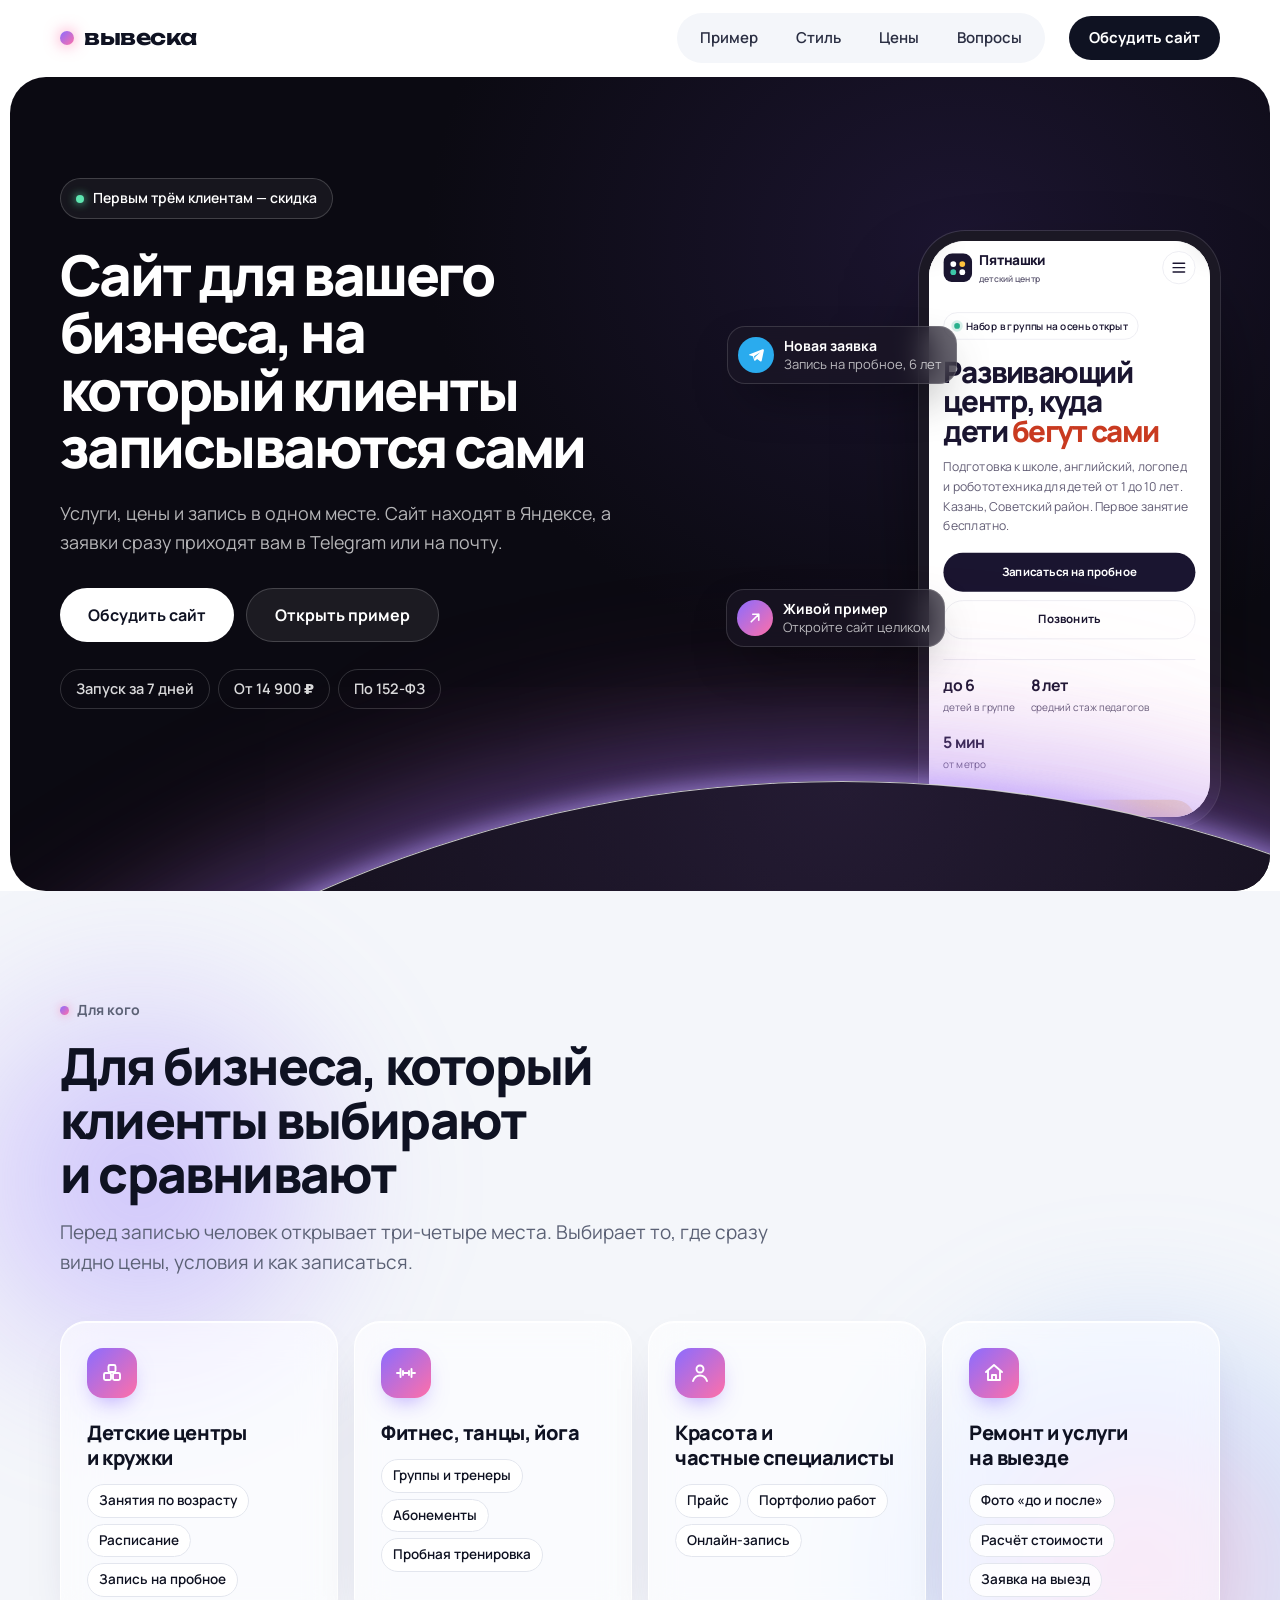
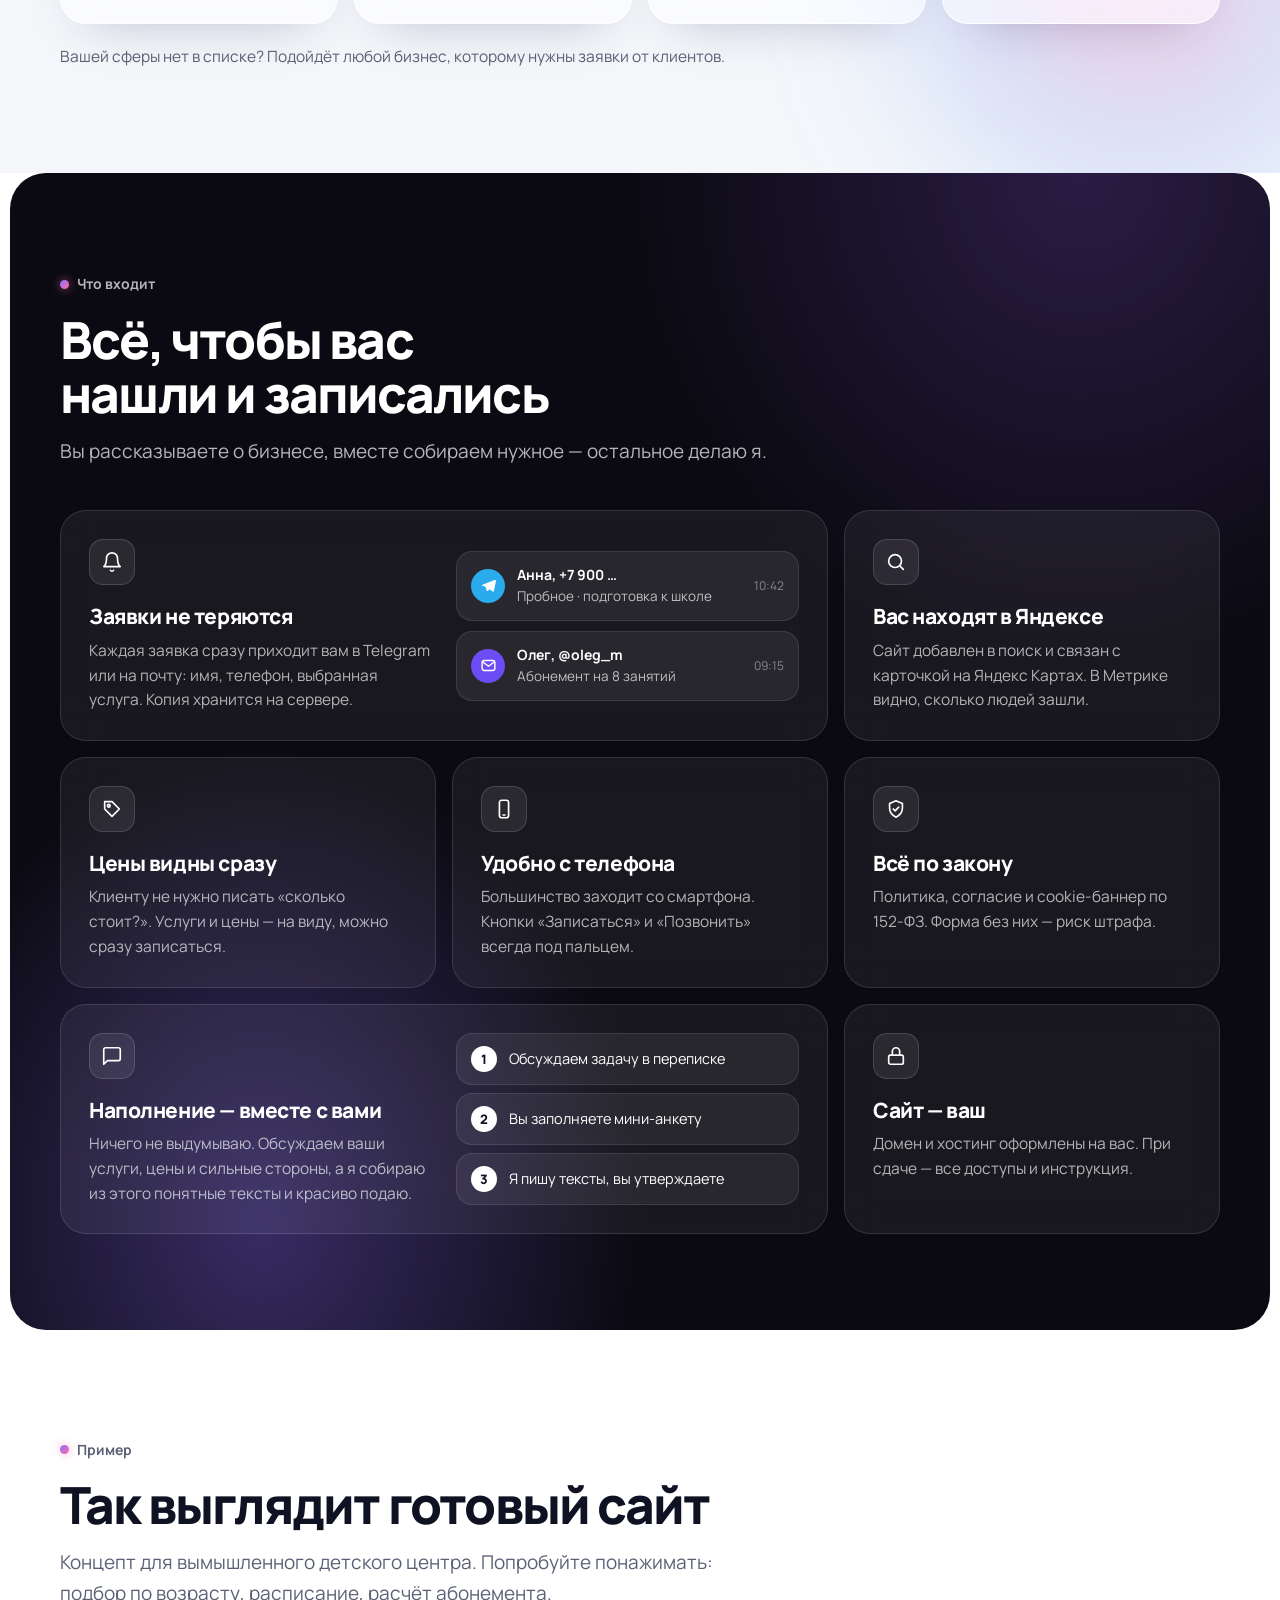
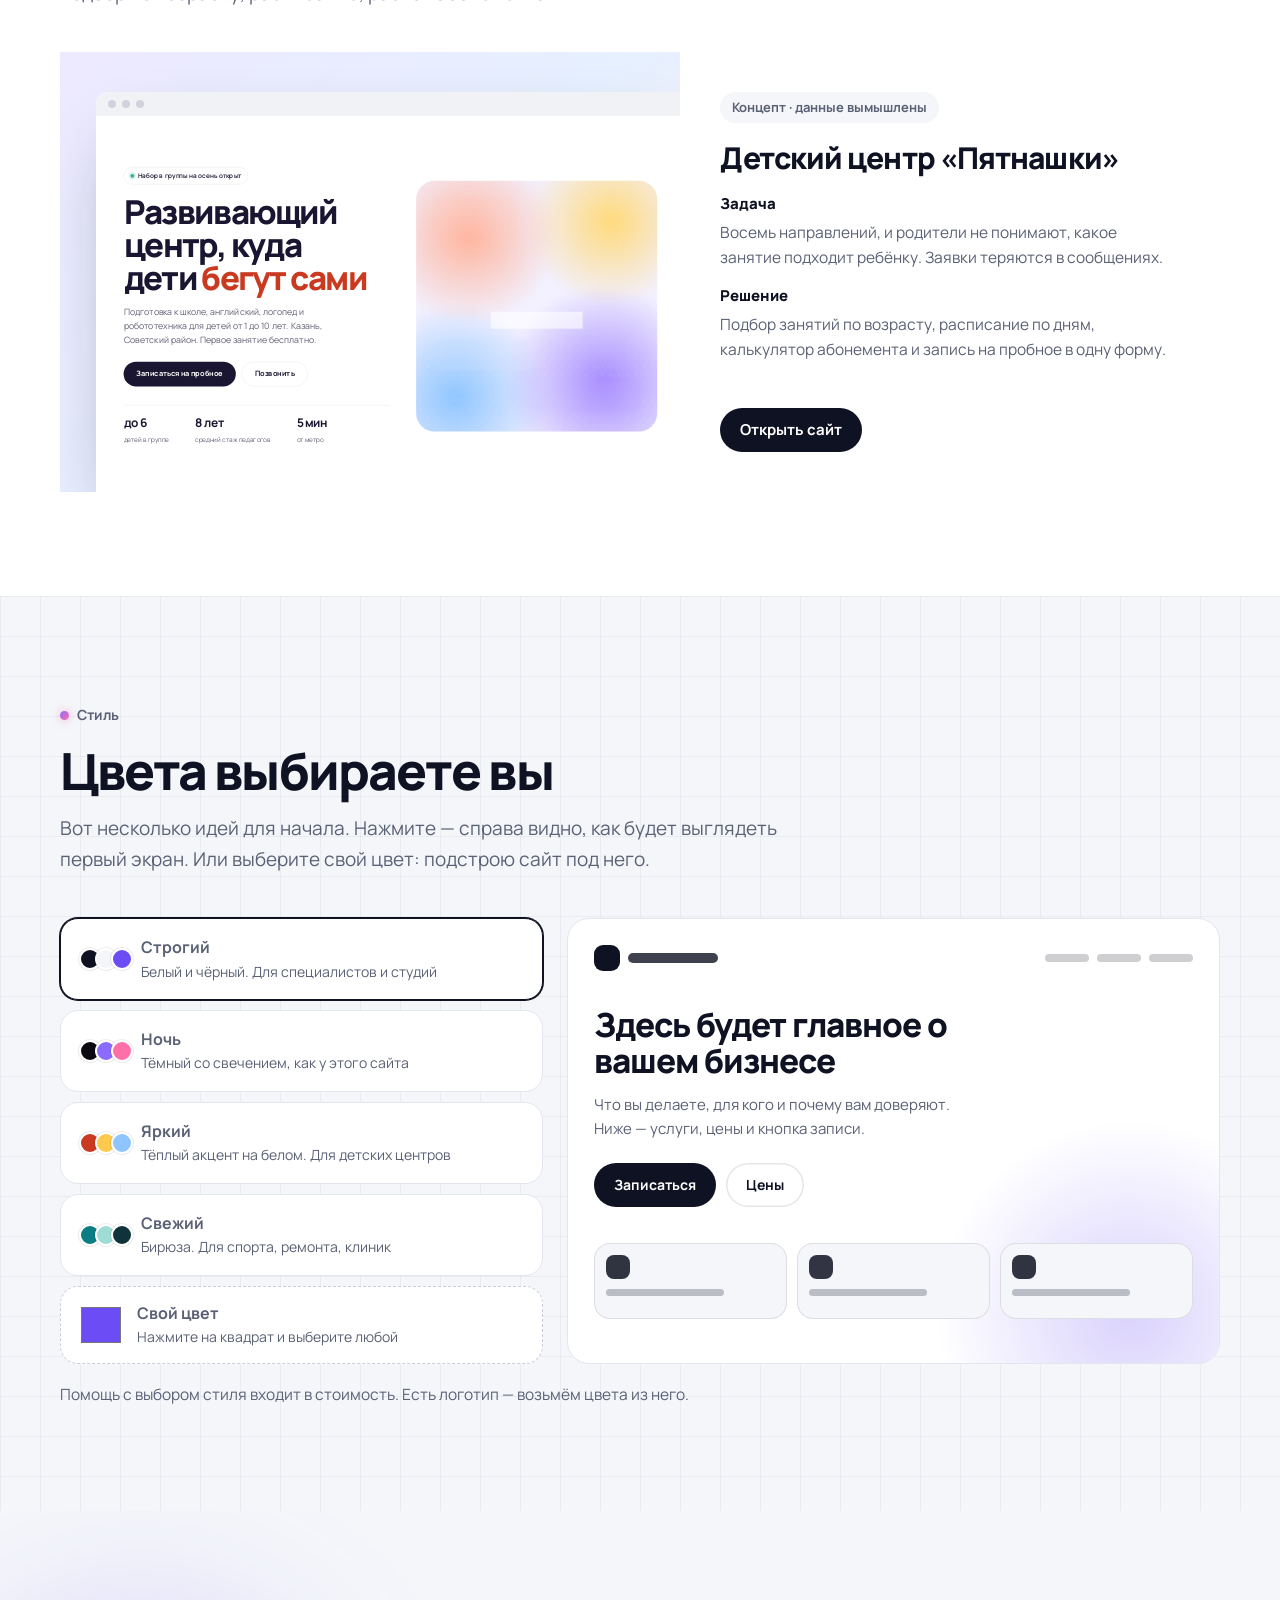
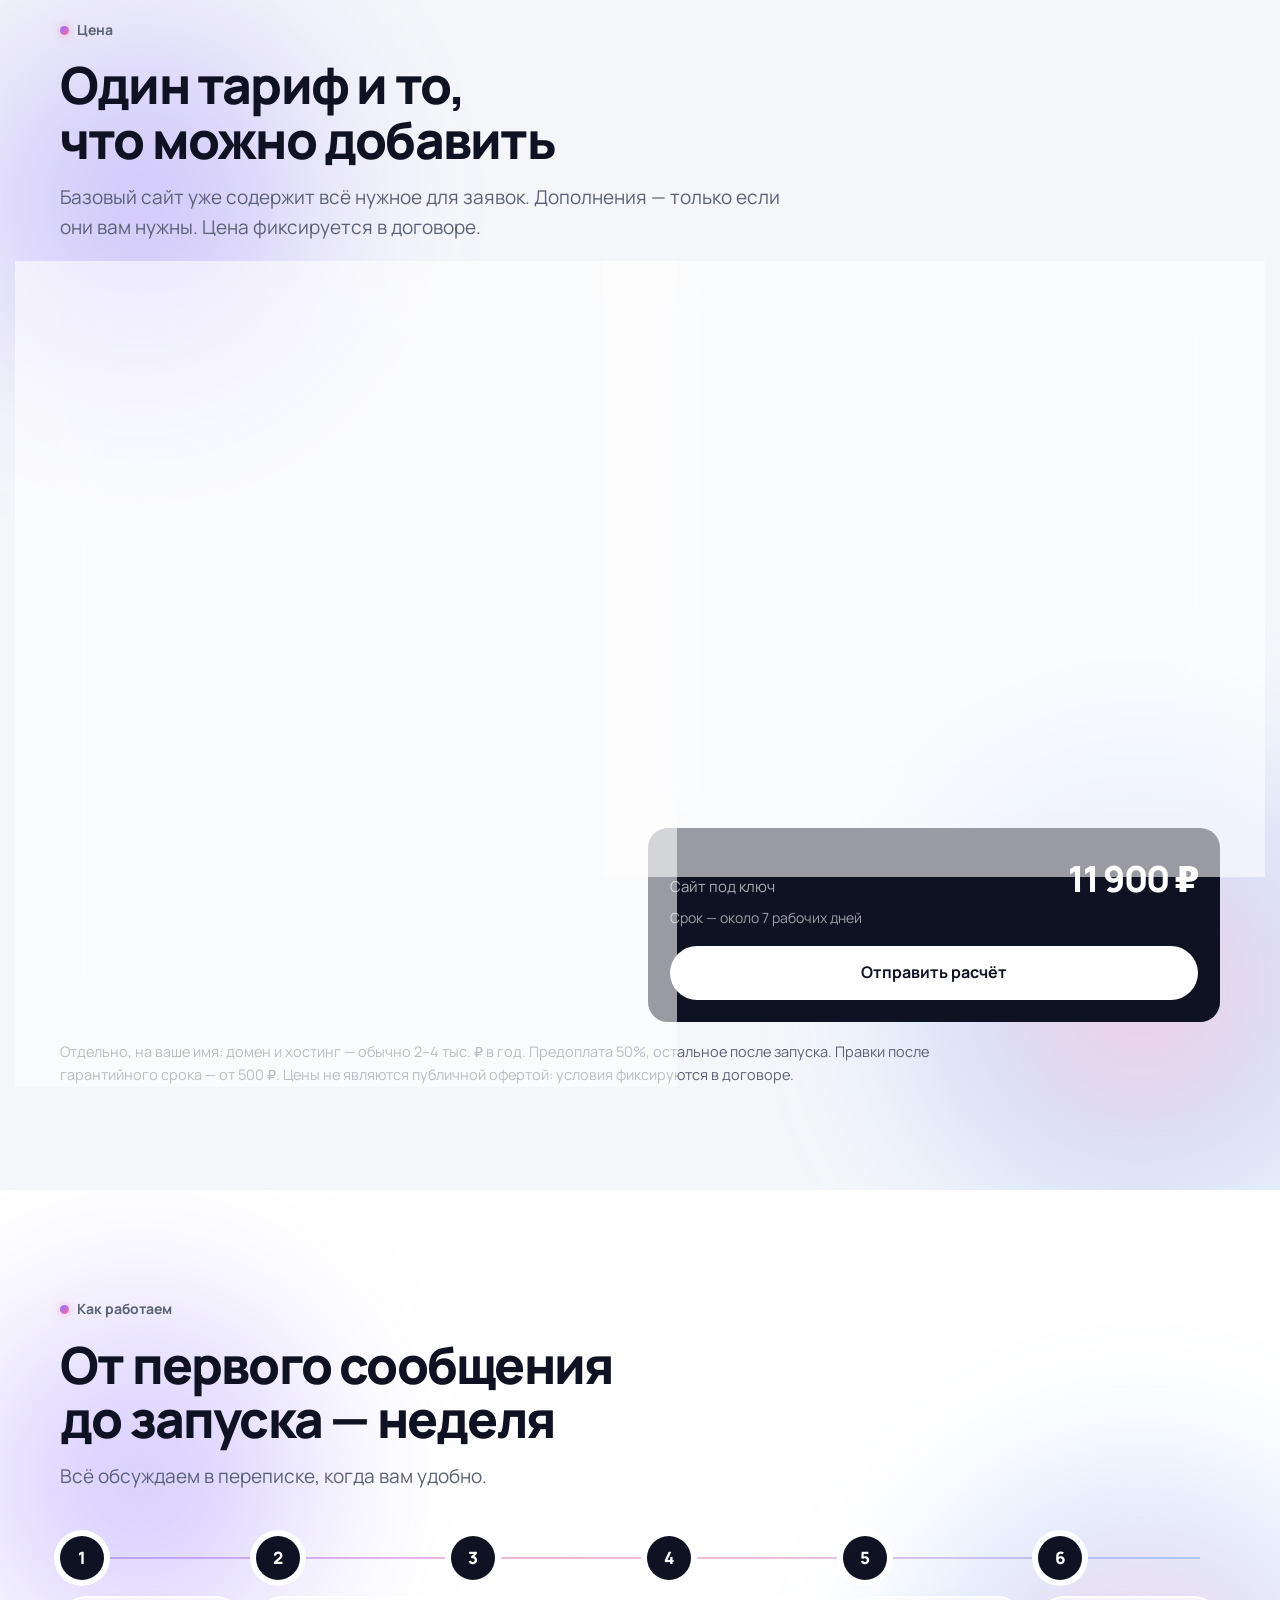
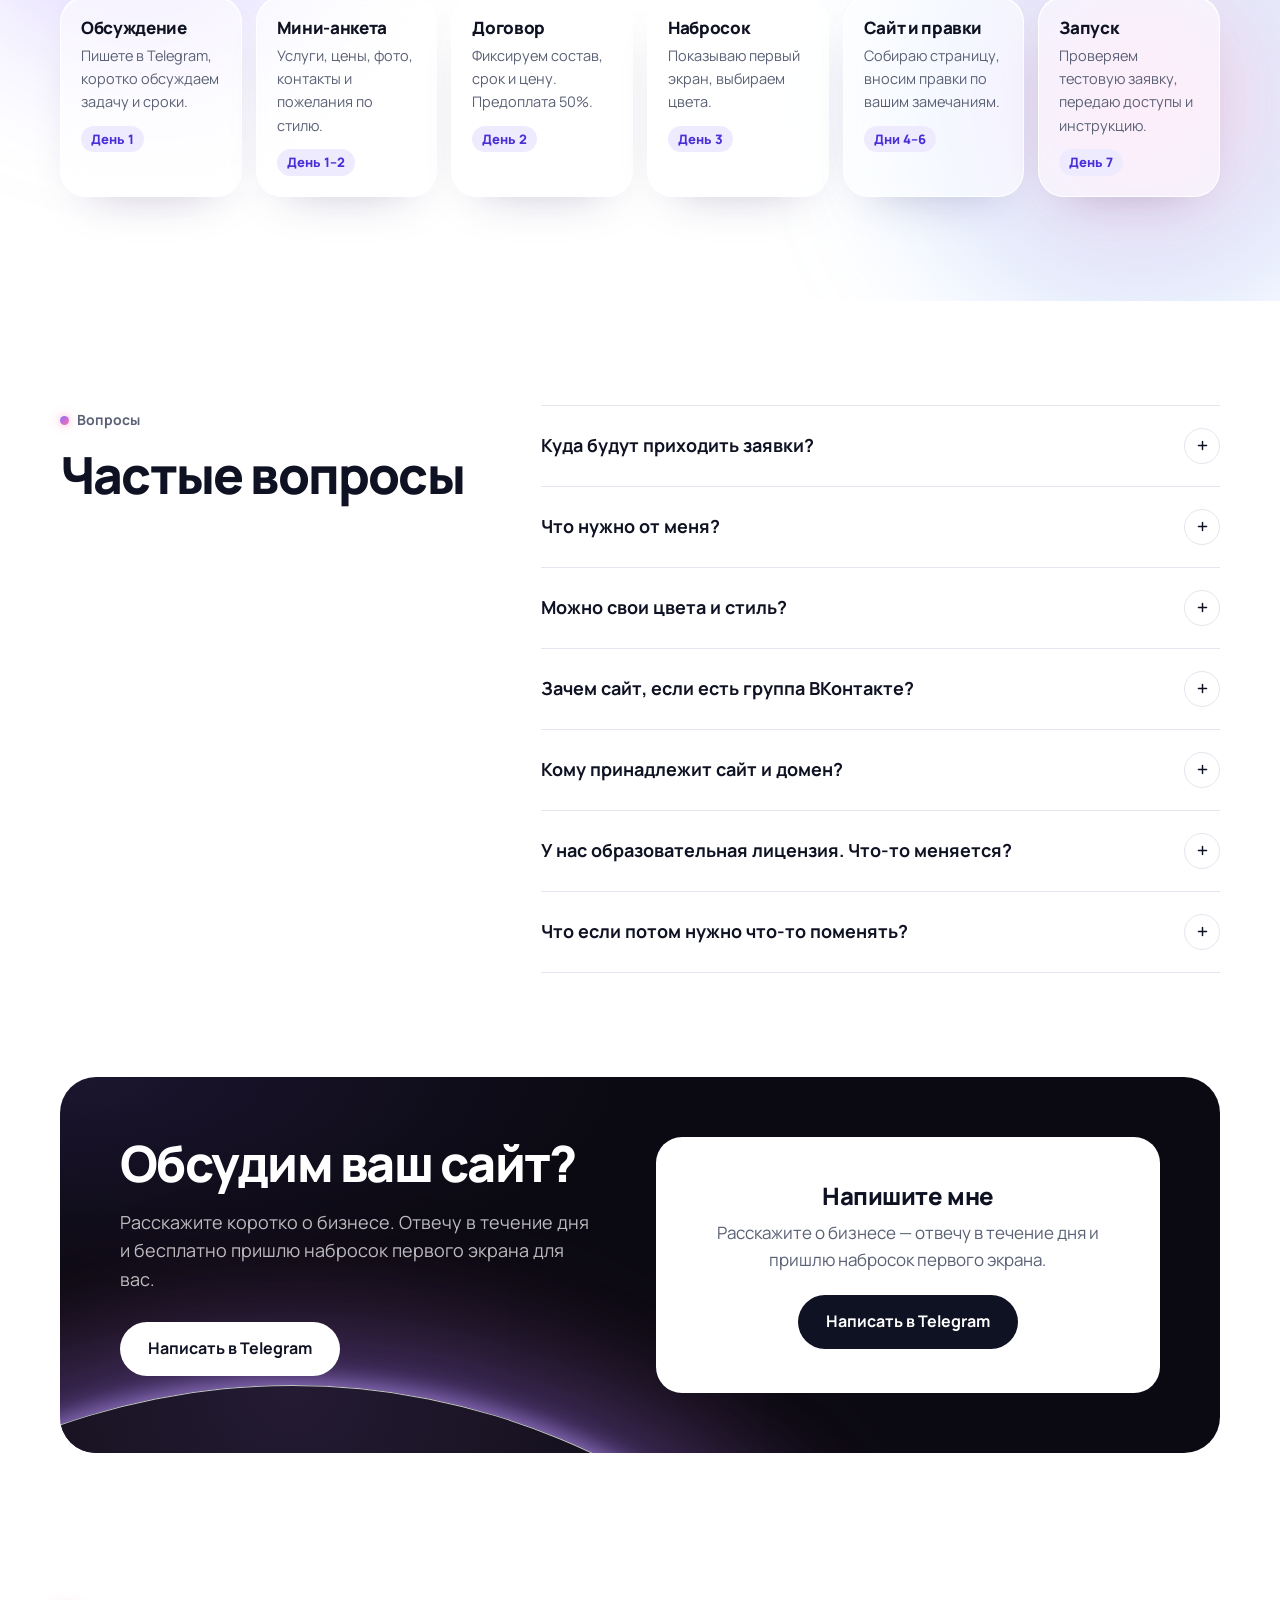
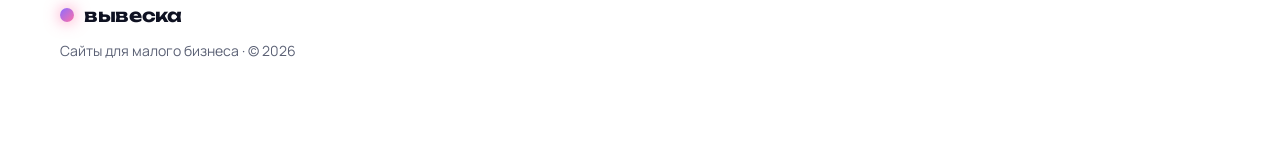
<file: index.html>
<!doctype html>
<html lang="ru" class="no-js">
<head>
<meta charset="utf-8">
<meta name="viewport" content="width=device-width, initial-scale=1, viewport-fit=cover">
<title>Вывеска — сайты для малого бизнеса</title>
<meta name="description" content="Сайт для малого бизнеса: услуги, цены и запись в одном месте. Находится в Яндексе, заявки приходят на почту, документы по 152-ФЗ. Запуск за 7 дней, от 9 900 ₽.">
<meta name="theme-color" content="#0B0A12">
<meta property="og:type" content="website">
<meta property="og:locale" content="ru_RU">
<meta property="og:title" content="Вывеска — сайты для малого бизнеса">
<meta property="og:description" content="Сайт, на который клиенты записываются сами. Запуск за 7 дней, от 9 900 ₽.">
<meta property="og:image" content="https://dasshaha.github.io/visittka/og.png"><meta property="og:url" content="https://dasshaha.github.io/visittka/">
<link rel="icon" href="data:image/svg+xml,%3Csvg xmlns='http://www.w3.org/2000/svg' viewBox='0 0 32 32'%3E%3Cdefs%3E%3ClinearGradient id='g' x1='0' y1='0' x2='1' y2='1'%3E%3Cstop offset='0' stop-color='%238B6CFF'/%3E%3Cstop offset='1' stop-color='%23FF6FA8'/%3E%3C/linearGradient%3E%3C/defs%3E%3Crect width='32' height='32' rx='9' fill='%230B0A12'/%3E%3Ccircle cx='16' cy='16' r='7' fill='url(%23g)'/%3E%3C/svg%3E">
<link rel="stylesheet" href="fonts/fonts.css">
<script>document.documentElement.classList.replace('no-js', 'js');</script>
<style>
:root {
  --bg: #FFFFFF;
  --bg-2: #F4F6FA;            --ink: #0F1222;             --muted: #5B6175;
  --line: #E3E6EE;
  --night: #0B0A12;           --violet: #6C4CF5;          --violet-soft: #EFEBFF;
  --mint: #22B07D;
  --r: 22px;
  --font: "Manrope", "Segoe UI", system-ui, -apple-system, Roboto, Arial, sans-serif;
}
* { box-sizing: border-box; }
html { scroll-behavior: smooth; scroll-padding-top: 84px; }
body { margin: 0; background: var(--bg); color: var(--ink); font-family: var(--font); font-size: 17px; line-height: 1.6; -webkit-font-smoothing: antialiased; overflow-x: hidden; }
a { color: inherit; }
img, svg { display: block; }
:focus-visible { outline: 3px solid var(--violet); outline-offset: 3px; border-radius: 10px; }
h1, h2, h3 { margin: 0; font-weight: 800; letter-spacing: -0.035em; line-height: 1.06; text-wrap: balance; }
h2 { font-size: clamp(32px, 4vw, 52px); }
h3 { font-size: 20px; letter-spacing: -0.02em; line-height: 1.25; }
p { margin: 0; }
.wrap { max-width: 1200px; margin: 0 auto; padding: 0 20px; }
section { padding: 104px 0; }
.alt { background: var(--bg-2); }
.grid-bg { background-color: var(--bg-2); background-image: linear-gradient(rgba(15,18,34,.045) 1px, transparent 1px), linear-gradient(90deg, rgba(15,18,34,.045) 1px, transparent 1px); background-size: 40px 40px; }
.head { max-width: 720px; margin-bottom: 44px; }
.head p { color: var(--muted); font-size: 19px; margin-top: 16px; }
.center { text-align: center; margin-left: auto; margin-right: auto; }
.label { display: inline-flex; align-items: center; gap: 8px; font-size: 14px; font-weight: 700; color: var(--muted); margin-bottom: 16px; }
.label::before { content: ""; width: 9px; height: 9px; border-radius: 50%; background: linear-gradient(135deg, #8B6CFF, #FF6FA8); box-shadow: 0 0 10px rgba(255,111,168,.6); }
.on-dark .label { color: rgba(255,255,255,.7); }
.glass { background: rgba(255,255,255,.58); backdrop-filter: blur(18px) saturate(1.4); -webkit-backdrop-filter: blur(18px) saturate(1.4); border: 1px solid rgba(255,255,255,.9); box-shadow: 0 1px 0 rgba(255,255,255,.9) inset, 0 20px 50px -30px rgba(40,30,90,.35); border-radius: 26px; transition: scale .35s cubic-bezier(.2,.7,.2,1), box-shadow .35s, background .35s; }
.glass:hover { scale: 1.035; background: rgba(255,255,255,.75); box-shadow: 0 1px 0 rgba(255,255,255,.9) inset, 0 34px 70px -30px rgba(60,40,140,.45); }
.glass-d { background: rgba(255,255,255,.06); backdrop-filter: blur(18px); -webkit-backdrop-filter: blur(18px); border: 1px solid rgba(255,255,255,.12); border-radius: 26px; transition: scale .35s cubic-bezier(.2,.7,.2,1), background .35s, border-color .35s; }
.glass-d:hover { scale: 1.03; background: rgba(255,255,255,.1); border-color: rgba(255,255,255,.22); }
.mesh { position: relative; overflow: hidden; isolation: isolate; }
.mesh::before, .mesh::after { content: ""; position: absolute; z-index: -1; border-radius: 50%; filter: blur(60px); pointer-events: none; }
.mesh::before { width: 520px; height: 520px; left: -120px; top: 30px; background: radial-gradient(circle, rgba(139,108,255,.42), transparent 70%); }
.mesh::after { width: 560px; height: 560px; right: -140px; bottom: -80px; background: radial-gradient(circle, rgba(255,111,168,.32), rgba(111,168,255,.25) 50%, transparent 72%); }

.btn { display: inline-flex; align-items: center; justify-content: center; gap: 8px; min-height: 54px; padding: 0 28px; border-radius: 999px; border: 0; font: inherit; font-weight: 700; font-size: 16px; text-decoration: none; cursor: pointer; white-space: nowrap; transition: transform .15s, background .2s, box-shadow .2s, color .2s; }
.btn:active { transform: scale(.98); }
.btn-dark { background: var(--ink); color: #fff; }
.btn-dark:hover { background: #262A40; }
.btn-light { background: #fff; color: var(--ink); }
.btn-light:hover { box-shadow: 0 0 0 5px rgba(255,255,255,.14); }
.btn-glass { background: rgba(255,255,255,.07); color: #fff; border: 1px solid rgba(255,255,255,.18); }
.btn-glass:hover { background: rgba(255,255,255,.13); }
.btn-line { background: #fff; color: var(--ink); border: 1px solid var(--line); }
.btn-line:hover { border-color: var(--ink); }
.btn-sm { min-height: 44px; padding: 0 20px; font-size: 15px; }

.js .reveal { opacity: 0; transform: translateY(16px); transition: opacity .7s ease, transform .7s cubic-bezier(.2,.7,.2,1), scale .35s cubic-bezier(.2,.7,.2,1), box-shadow .35s, background .35s, border-color .35s; }
.js .reveal.in { opacity: 1; transform: none; }

header { position: sticky; top: 0; z-index: 50; background: rgba(255,255,255,.86); backdrop-filter: blur(14px); -webkit-backdrop-filter: blur(14px); border-bottom: 1px solid transparent; transition: border-color .2s; }
header.scrolled { border-bottom-color: var(--line); }
.nav { display: flex; align-items: center; gap: 24px; height: 76px; }
.logo { display: flex; align-items: center; gap: 10px; text-decoration: none; font-family: "Unbounded", var(--font); font-weight: 700; font-size: 21px; letter-spacing: -0.02em; }
.logo i { width: 14px; height: 14px; border-radius: 50%; background: linear-gradient(135deg, #8B6CFF, #FF6FA8); box-shadow: 0 0 14px 2px rgba(255,111,168,.5); }
.nav-links { display: flex; gap: 2px; margin-left: auto; padding: 5px; background: var(--bg-2); border-radius: 999px; }
.nav-links a { text-decoration: none; font-weight: 600; font-size: 15px; padding: 8px 18px; border-radius: 999px; color: #2A2E42; transition: background .2s; }
.nav-links a:hover { background: #fff; }
.burger { display: none; margin-left: auto; width: 48px; height: 48px; border-radius: 50%; border: 1px solid var(--line); background: #fff; cursor: pointer; }
.burger span { display: block; width: 18px; height: 2px; background: var(--ink); margin: 4px auto; border-radius: 2px; }

.hero-wrap { padding: 0 10px; }
.hero { position: relative; overflow: hidden; isolation: isolate; padding: 0; border-radius: 36px; background: radial-gradient(70% 90% at 75% 20%, #1C1530 0%, var(--night) 60%); color: #fff; height: clamp(600px, calc(100svh - 86px), 820px); }
.hero-in { position: relative; height: 100%; display: grid; grid-template-columns: 1.1fr .9fr; gap: 32px; align-items: center; }
.hero-text { position: relative; z-index: 4; max-width: 620px; padding-bottom: clamp(40px, 9vh, 110px); }
.badge { display: inline-flex; align-items: center; gap: 9px; padding: 8px 15px; border-radius: 999px; border: 1px solid rgba(255,255,255,.18); background: rgba(255,255,255,.05); font-size: 14px; font-weight: 600; margin-bottom: clamp(16px, 3vh, 28px); }
.badge i { width: 8px; height: 8px; border-radius: 50%; background: #5EE6B0; box-shadow: 0 0 10px #5EE6B0; }
.hero h1 { font-size: clamp(38px, min(4.4vw, 7.6vh), 66px); line-height: 1.02; letter-spacing: -0.045em; }
.hero-lead { font-size: clamp(16px, min(1.4vw, 2.3vh), 20px); color: rgba(255,255,255,.7); max-width: 33em; margin: clamp(14px, 2.6vh, 24px) 0 clamp(20px, 3.6vh, 32px); }
.hero-actions { display: flex; flex-wrap: wrap; gap: 12px; }
.facts { display: flex; flex-wrap: wrap; gap: 8px; margin: clamp(16px, 3vh, 28px) 0 0; padding: 0; list-style: none; }
.facts li { padding: 7px 15px; border-radius: 999px; border: 1px solid rgba(255,255,255,.16); font-size: 14.5px; font-weight: 600; color: rgba(255,255,255,.85); }
.hero-visual { position: relative; height: 100%; }
.hero-visual { --s: .6; }
.phone { position: absolute; z-index: 2; right: 0; top: 40px; width: calc(390px * var(--s) + 20px); height: calc(800px * var(--s) + 20px); padding: 10px; background: #1B1824; border-radius: 46px; box-shadow: 0 0 0 1px rgba(255,255,255,.14), 0 50px 100px -30px rgba(0,0,0,.8); }
.phone-screen { width: 100%; height: 100%; border-radius: 36px; overflow: hidden; background: #fff; }
.phone iframe { width: 390px; height: 800px; border: 0; transform: scale(var(--s)); transform-origin: 0 0; pointer-events: none; }
.phone-link { position: absolute; inset: 0; border-radius: 46px; }
.horizon { position: absolute; z-index: 3; left: 66%; width: 2600px; height: 2600px; transform: translateX(-50%); top: calc(100% - 110px); border-radius: 50%; background: radial-gradient(circle at 50% 0%, #241B33 0%, #0D0B13 30%); border: 1.5px solid rgba(255,255,255,.75); box-shadow: 0 0 26px 3px rgba(190,160,255,.7), 0 0 120px 26px rgba(139,108,255,.42), 0 -30px 160px 40px rgba(255,111,168,.15); pointer-events: none; }
.chip { position: absolute; z-index: 5; display: flex; align-items: center; gap: 10px; white-space: nowrap; padding: 10px 14px 10px 10px; border-radius: 18px; background: rgba(28,24,38,.66); backdrop-filter: blur(16px); -webkit-backdrop-filter: blur(16px); border: 1px solid rgba(255,255,255,.14); font-size: 13px; line-height: 1.35; color: rgba(255,255,255,.7); text-decoration: none; box-shadow: 0 20px 50px -20px rgba(0,0,0,.8); }
.chip b { display: block; color: #fff; font-size: 14px; }
.chip .ic { flex: none; width: 36px; height: 36px; border-radius: 50%; display: grid; place-items: center; }
.chip .ic svg { width: 18px; height: 18px; }
.chip-mail { right: calc(390px * var(--s) - 18px); top: 26%; }
.chip-mail .ic { background: #2AABEE; }
.chip-mail small { align-self: flex-start; color: rgba(255,255,255,.45); font-size: 12px; margin-left: 6px; }
.chip-live { right: calc(390px * var(--s) - 6px); top: 60%; transition: background .2s, transform .2s; }
.chip-live .ic { background: linear-gradient(135deg, #8B6CFF, #FF6FA8); }
.chip-live:hover { background: rgba(44,38,60,.8); }

.niches { display: grid; grid-template-columns: repeat(4, 1fr); gap: 16px; }
.niche { padding: 26px; display: flex; flex-direction: column; }
.niche .ico { width: 50px; height: 50px; border-radius: 16px; display: grid; place-items: center; background: linear-gradient(135deg, #8B6CFF, #FF6FA8); box-shadow: 0 10px 24px -10px rgba(139,108,255,.8); margin-bottom: 22px; }
.niche .ico svg { width: 24px; height: 24px; }
.niche h3 { margin-bottom: 14px; }
.niche ul { list-style: none; margin: 0; padding: 0; display: flex; flex-wrap: wrap; gap: 6px; }
.niche li { font-size: 13.5px; font-weight: 600; padding: 5px 11px; border-radius: 999px; background: rgba(255,255,255,.85); border: 1px solid var(--line); }
.more { margin-top: 20px; color: var(--muted); font-size: 15.5px; }

.adv-wrap { padding: 0 10px; }
.adv { position: relative; overflow: hidden; isolation: isolate; border-radius: 36px; background: radial-gradient(60% 70% at 85% 0%, #2A1C44 0%, var(--night) 60%); color: #fff; padding: 96px 0; }
.adv::before { content: ""; position: absolute; z-index: -1; left: -10%; bottom: -30%; width: 60%; height: 80%; border-radius: 50%; background: radial-gradient(closest-side, rgba(139,108,255,.35), transparent); }
.adv .head p { color: rgba(255,255,255,.7); }
.bento { display: grid; grid-template-columns: repeat(3, 1fr); gap: 16px; }
.b { padding: 28px; }
.b h3 { font-size: 21px; margin: 18px 0 8px; }
.b p { color: rgba(255,255,255,.68); font-size: 15.5px; }
.b .bi { width: 46px; height: 46px; border-radius: 14px; display: grid; place-items: center; background: rgba(255,255,255,.08); border: 1px solid rgba(255,255,255,.14); }
.b .bi svg { width: 22px; height: 22px; }
.b-wide { grid-column: span 2; display: grid; grid-template-columns: 1fr 1fr; gap: 24px; align-items: center; }
.b-wide h3 { margin-top: 18px; }
.notes { display: grid; gap: 10px; }
.note { display: flex; align-items: center; gap: 12px; padding: 12px 14px; border-radius: 16px; background: rgba(255,255,255,.07); border: 1px solid rgba(255,255,255,.1); font-size: 13.5px; color: rgba(255,255,255,.7); }
.note b { display: block; color: #fff; font-size: 14px; }
.note .ic { flex: none; width: 34px; height: 34px; border-radius: 50%; display: grid; place-items: center; }
.note .ic svg { width: 17px; height: 17px; }
.note time { margin-left: auto; font-size: 12px; color: rgba(255,255,255,.45); }
.together { display: grid; gap: 8px; counter-reset: t; padding: 0; margin: 0; list-style: none; }
.together li { display: flex; align-items: center; gap: 12px; padding: 12px 14px; border-radius: 16px; background: rgba(255,255,255,.07); border: 1px solid rgba(255,255,255,.1); font-size: 14.5px; counter-increment: t; }
.together li::before { content: counter(t); flex: none; width: 26px; height: 26px; border-radius: 50%; background: #fff; color: var(--ink); font-weight: 800; font-size: 13px; display: grid; place-items: center; }

.case { display: grid; grid-template-columns: 1.15fr 1fr; overflow: hidden; }
.case-shot { position: relative; overflow: hidden; min-height: 440px; background: linear-gradient(135deg, #EDE9FF 0%, #E6F0FF 55%, #FFE9EF 100%); }
.browser { --s: .46; position: absolute; left: 36px; top: 40px; width: calc(1280px * var(--s)); height: calc(900px * var(--s)); border-radius: 12px 0 0 0; overflow: hidden; background: #fff; box-shadow: 0 30px 70px -30px rgba(15,18,34,.45); transition: transform .5s cubic-bezier(.2,.7,.2,1); }
.case:hover .browser { transform: translateY(-6px); }
.browser .bar { height: 24px; background: #F1F2F6; display: flex; align-items: center; gap: 6px; padding: 0 12px; }
.browser .bar i { width: 8px; height: 8px; border-radius: 50%; background: #D0D3DD; }
.browser iframe { width: 1280px; height: 900px; border: 0; transform: scale(var(--s)); transform-origin: 0 0; pointer-events: none; }
.case-body { padding: 40px; display: flex; flex-direction: column; gap: 16px; }
.case-body .tag { align-self: flex-start; font-size: 13px; font-weight: 700; padding: 5px 12px; border-radius: 999px; background: var(--bg-2); color: var(--muted); }
.case-body h3 { font-size: 30px; letter-spacing: -0.03em; }
.case-body dl { margin: 0; display: grid; gap: 14px; }
.case-body dt { font-weight: 800; font-size: 15px; }
.case-body dd { margin: 4px 0 0; color: var(--muted); font-size: 15.5px; }
.case-body .btn { align-self: flex-start; margin-top: auto; }

.style-box { display: grid; grid-template-columns: .85fr 1.15fr; gap: 24px; align-items: stretch; }
.ideas { display: flex; flex-direction: column; gap: 10px; }
.idea { display: flex; align-items: center; gap: 14px; text-align: left; padding: 16px 18px; border-radius: 18px; border: 1px solid var(--line); background: #fff; font: inherit; color: var(--ink); cursor: pointer; transition: border-color .2s, box-shadow .2s; }
.idea:hover { border-color: #C9CDDA; }
.idea[aria-pressed="true"] { border-color: var(--ink); box-shadow: 0 0 0 1px var(--ink); }
.idea .sw { display: flex; flex: none; }
.idea .sw i { width: 22px; height: 22px; border-radius: 50%; margin-right: -6px; border: 2px solid #fff; box-shadow: 0 0 0 1px rgba(15,18,34,.08); }
.idea b { display: block; font-size: 16px; }
.idea span { color: var(--muted); font-size: 14px; }
.own { display: flex; align-items: center; gap: 14px; padding: 14px 18px; border-radius: 18px; border: 1px dashed #C9CDDA; background: #fff; cursor: pointer; }
.own input { width: 44px; height: 44px; border: 0; padding: 0; background: none; cursor: pointer; flex: none; }
.own b { display: block; font-size: 16px; }
.own span { color: var(--muted); font-size: 14px; }
.mock { position: relative; overflow: hidden; border-radius: var(--r); border: 1px solid var(--line); background: var(--m-bg); min-height: 400px; padding: 26px; transition: background .4s; }
.mock * { transition: background .4s, color .4s, border-color .4s, box-shadow .4s; }
.m-bar { display: flex; align-items: center; gap: 8px; margin-bottom: 36px; }
.m-logo { width: 26px; height: 26px; border-radius: 9px; background: var(--m-accent); }
.m-name { width: 90px; height: 10px; border-radius: 5px; background: var(--m-ink); opacity: .8; }
.m-nav { margin-left: auto; display: flex; gap: 8px; }
.m-nav i { width: 44px; height: 8px; border-radius: 4px; background: var(--m-ink); opacity: .2; }
.m-h { font-weight: 800; font-size: clamp(24px, 2.6vw, 34px); line-height: 1.08; letter-spacing: -0.03em; color: var(--m-ink); max-width: 11em; }
.m-p { margin: 14px 0 22px; color: var(--m-muted); font-size: 15px; max-width: 26em; }
.m-btns { display: flex; gap: 10px; }
.m-btn { padding: 11px 20px; border-radius: 999px; font-weight: 700; font-size: 14px; background: var(--m-accent); color: var(--m-on); }
.m-btn.ghost { background: transparent; color: var(--m-ink); box-shadow: inset 0 0 0 1.5px var(--m-line); }
.m-cards { position: relative; z-index: 2; display: grid; grid-template-columns: repeat(3, 1fr); gap: 10px; margin-top: 36px; }
.m-card { height: 76px; border-radius: 16px; background: var(--m-card); box-shadow: inset 0 0 0 1px var(--m-line); padding: 12px; }
.m-card i { display: block; width: 24px; height: 24px; border-radius: 8px; background: var(--m-accent); opacity: .85; margin-bottom: 10px; }
.m-card s { display: block; height: 7px; width: 70%; border-radius: 4px; background: var(--m-ink); opacity: .25; }
.m-glow { position: absolute; z-index: 1; right: -120px; bottom: -160px; width: 420px; height: 420px; border-radius: 50%; background: radial-gradient(circle, var(--m-glow), transparent 65%); }
.style-note { margin-top: 18px; color: var(--muted); font-size: 15.5px; }

.price-box { display: grid; grid-template-columns: 1fr 1fr; gap: 16px; align-items: stretch; }
.price-side { display: flex; flex-direction: column; gap: 16px; }
.price-side .opts { flex: 1; display: flex; flex-direction: column; }
.ask { margin-top: auto; padding: 16px 18px; border-radius: 18px; background: rgba(108,76,245,.07); border: 1px dashed rgba(108,76,245,.35); font-size: 14.5px; }
.ask b { display: block; margin-bottom: 2px; }
.ask span { color: var(--muted); }
.opts .opt-row:last-of-type { margin-bottom: 18px; }
.price-side .total { margin-top: 0; }
.base { padding: 34px; }
.base .top { display: flex; justify-content: space-between; align-items: flex-start; gap: 12px; }
.base h3 { font-size: 26px; }
.base .for { color: var(--muted); font-size: 15px; margin-top: 6px; }
.base .tag { flex: none; font-size: 12.5px; font-weight: 800; padding: 5px 12px; border-radius: 999px; background: var(--ink); color: #fff; }
.base .sum { font-size: 50px; font-weight: 800; letter-spacing: -0.045em; margin: 22px 0 2px; line-height: 1; }
.base .sum s { font-size: 22px; color: var(--muted); font-weight: 600; margin-left: 8px; }
.base .term { color: var(--muted); font-size: 15px; margin-bottom: 22px; }
.base ul { list-style: none; margin: 0; padding: 18px 0 0; border-top: 1px solid rgba(15,18,34,.08); font-size: 15.5px; display: grid; grid-template-columns: 1fr; gap: 2px; }
.base li { position: relative; padding: 6px 0 6px 28px; }
.base li::before { content: ""; position: absolute; left: 0; top: 10px; width: 18px; height: 18px; border-radius: 50%; background: #E8F7F0 url("data:image/svg+xml,%3Csvg xmlns='http://www.w3.org/2000/svg' viewBox='0 0 16 16'%3E%3Cpath d='M4 8.2l2.6 2.5L12 5.5' fill='none' stroke='%2322B07D' stroke-width='2' stroke-linecap='round' stroke-linejoin='round'/%3E%3C/svg%3E") center/12px no-repeat; }
.opts { padding: 30px; }
.opts h3 { font-size: 20px; margin-bottom: 4px; }
.opts > p { color: var(--muted); font-size: 15px; margin-bottom: 12px; }
.opt-row { display: flex; align-items: center; gap: 12px; padding: 13px 14px; margin: 0 -14px; border-radius: 16px; cursor: pointer; font-size: 15.5px; transition: background .2s; }
.opt-row:hover { background: rgba(255,255,255,.7); }
.opt-row:has(input:checked) { background: #fff; box-shadow: inset 0 0 0 1.5px var(--ink); }
.opt-row input { width: 20px; height: 20px; margin: 0; flex: none; accent-color: var(--ink); }
.opt-row span { flex: 1; }
.opt-row small { display: block; color: var(--muted); font-size: 13.5px; }
.opt-row b { white-space: nowrap; }
.qty { display: inline-flex; align-items: center; gap: 6px; flex: none !important; }
.qty[hidden] { display: none; }
.qty button { width: 30px; height: 30px; border-radius: 50%; border: 1px solid var(--line); background: #fff; font: inherit; font-weight: 800; cursor: pointer; color: var(--ink); }
.qty output { min-width: 16px; text-align: center; font-weight: 800; }
.total { margin-top: 16px; padding: 22px; border-radius: 20px; background: var(--ink); color: #fff; }
.total .row { display: flex; justify-content: space-between; align-items: baseline; gap: 12px; }
.total .k { color: rgba(255,255,255,.65); font-size: 15px; }
.total .v { font-size: 36px; font-weight: 800; letter-spacing: -0.04em; }
.total .t { font-size: 14px; color: rgba(255,255,255,.6); }
.total .btn { width: 100%; margin-top: 16px; background: #fff; color: var(--ink); }
.price-note { margin-top: 18px; color: var(--muted); font-size: 14.5px; max-width: 900px; }

.tl { position: relative; display: grid; grid-template-columns: repeat(6, 1fr); gap: 14px; padding: 0; margin: 0; list-style: none; counter-reset: s; }
.tl::before { content: ""; position: absolute; left: 20px; right: 20px; top: 21px; height: 2px; background: linear-gradient(90deg, #8B6CFF, #FF6FA8, #6FA8FF); opacity: .5; }
.tl li { position: relative; counter-increment: s; }
.tl .dot { position: relative; z-index: 1; width: 44px; height: 44px; border-radius: 50%; display: grid; place-items: center; background: var(--ink); color: #fff; font-weight: 800; margin-bottom: 16px; box-shadow: 0 0 0 6px #fff; }
.tl .dot::before { content: counter(s); }
.tl .card-s { padding: 20px; height: calc(100% - 60px); }
.tl h3 { font-size: 17px; margin-bottom: 6px; }
.tl p { color: var(--muted); font-size: 14.5px; }
.tl .when { display: inline-block; margin-top: 12px; font-size: 13px; font-weight: 800; padding: 3px 10px; border-radius: 999px; background: var(--violet-soft); color: #4B2FD6; }

.faq-grid { display: grid; grid-template-columns: 1fr 1.6fr; gap: 56px; align-items: start; }
.faq details { border-bottom: 1px solid var(--line); }
.faq details:first-child { border-top: 1px solid var(--line); }
.faq summary { cursor: pointer; list-style: none; padding: 22px 0; font-weight: 700; font-size: 18px; display: flex; justify-content: space-between; align-items: center; gap: 20px; }
.faq summary::-webkit-details-marker { display: none; }
.faq summary::after { content: ""; flex: none; width: 34px; height: 34px; border-radius: 50%; border: 1px solid var(--line); background: #fff url("data:image/svg+xml,%3Csvg xmlns='http://www.w3.org/2000/svg' viewBox='0 0 16 16'%3E%3Cpath d='M8 3v10M3 8h10' stroke='%230F1222' stroke-width='1.8' stroke-linecap='round'/%3E%3C/svg%3E") center/13px no-repeat; transition: transform .3s; }
.faq details[open] summary::after { transform: rotate(45deg); }
.faq details p { padding: 0 0 22px; color: var(--muted); max-width: 700px; }

.contact { position: relative; overflow: hidden; isolation: isolate; border-radius: 36px; padding: 60px; display: grid; grid-template-columns: 1fr 1.05fr; gap: 56px; background: radial-gradient(80% 90% at 0% 0%, #1C1530 0%, var(--night) 60%); color: #fff; }
.contact .horizon { left: 20%; top: 82%; width: 1400px; height: 1400px; z-index: -1; }
.contact h2 { font-size: clamp(32px, 4vw, 50px); }
.contact .lead { color: rgba(255,255,255,.72); margin: 18px 0 28px; font-size: 18px; }
.direct { display: flex; flex-wrap: wrap; gap: 10px; }
form { background: #fff; color: var(--ink); border-radius: 26px; padding: 30px; }
.field { margin-bottom: 14px; }
.field label { display: block; font-weight: 700; font-size: 14px; margin-bottom: 6px; }
.field input, .field select, .field textarea { width: 100%; min-height: 52px; border-radius: 14px; border: 1px solid var(--line); padding: 12px 16px; font: inherit; color: var(--ink); background: var(--bg-2); transition: border-color .2s, box-shadow .2s, background .2s; }
.field textarea { min-height: 96px; resize: vertical; }
.field input:focus, .field select:focus, .field textarea:focus { outline: none; background: #fff; border-color: var(--violet); box-shadow: 0 0 0 4px rgba(108,76,245,.15); }
.opt { font-weight: 500; color: var(--muted); }
.row2 { display: grid; grid-template-columns: 1fr 1fr; gap: 12px; }
.consent { display: flex; gap: 10px; align-items: flex-start; font-size: 13px; color: var(--muted); margin: 6px 0 18px; }
.consent input { width: 20px; height: 20px; flex: none; margin-top: 1px; accent-color: var(--ink); }
.hp { position: absolute; left: -9999px; width: 1px; height: 1px; overflow: hidden; }
.captcha { margin-bottom: 14px; }
form .btn { width: 100%; }
.form-error { margin-top: 10px; font-size: 14px; color: #C2331B; font-weight: 600; min-height: 1em; }
.form-ok, .form-static { display: none; background: #fff; color: var(--ink); border-radius: 26px; padding: 44px 30px; text-align: center; }
.form-ok .check { width: 64px; height: 64px; border-radius: 50%; background: #E8F7F0; color: var(--mint); display: grid; place-items: center; margin: 0 auto 16px; font-size: 28px; font-weight: 800; }
.form-ok p, .form-static p { color: var(--muted); margin-top: 8px; }
.form-static .btns { display: flex; flex-wrap: wrap; justify-content: center; gap: 10px; margin-top: 22px; }
.sent form, .static form { display: none; }
.sent .form-ok, .static .form-static { display: block; }

footer { padding: 44px 0 100px; font-size: 14px; color: var(--muted); }
.foot { display: flex; flex-wrap: wrap; justify-content: space-between; gap: 24px; }
.foot .logo { font-size: 18px; color: var(--ink); margin-bottom: 10px; }
.foot .links { display: flex; flex-direction: column; gap: 6px; }
.is-static .static-hide { display: none !important; }

.mobile-cta { display: none; position: fixed; left: 12px; right: 12px; bottom: 12px; z-index: 60; transition: opacity .25s, transform .25s; }
.mobile-cta.hidden { opacity: 0; transform: translateY(20px); pointer-events: none; }
.mobile-cta .btn { width: 100%; box-shadow: 0 16px 40px -14px rgba(15,18,34,.6); }

@media (prefers-reduced-motion: no-preference) {
  .hero-text > * { animation: up .8s cubic-bezier(.2,.7,.2,1) both; }
  .hero-text > :nth-child(2) { animation-delay: .06s; } .hero-text > :nth-child(3) { animation-delay: .12s; } .hero-text > :nth-child(4) { animation-delay: .18s; } .hero-text > :nth-child(5) { animation-delay: .24s; }
  .phone { animation: rise 1.1s cubic-bezier(.2,.7,.2,1) .25s both; }
  .chip { animation: fade .7s ease 1s both, float 7s ease-in-out 2s infinite; }
  .chip-live { animation-delay: 1.15s, 2.8s; }
  @keyframes up { from { opacity: 0; transform: translateY(16px); } to { opacity: 1; transform: none; } }
  @keyframes rise { from { opacity: 0; transform: translateY(80px); } to { opacity: 1; transform: none; } }
  @keyframes fade { from { opacity: 0; } to { opacity: 1; } }
  @keyframes float { 0%, 100% { transform: translateY(0); } 50% { transform: translateY(-7px); } }
}
@media (hover: none) { .glass:hover, .glass-d:hover { scale: none; } }
@media (prefers-reduced-motion: reduce) { html { scroll-behavior: auto; } *, *::before, *::after { animation: none !important; transition: none !important; } .js .reveal { opacity: 1; transform: none; } }

@media (max-width: 1100px) {
  .tl { grid-template-columns: repeat(3, 1fr); row-gap: 28px; }
  .tl::before { display: none; }
  .bento { grid-template-columns: 1fr 1fr; }
}
@media (max-width: 960px) {
  .nav-links, .nav > .btn { display: none; }
  .burger { display: block; }
  header.open .nav-links { display: flex; flex-direction: column; position: absolute; top: 76px; left: 12px; right: 12px; background: #fff; border: 1px solid var(--line); padding: 10px; border-radius: 22px; box-shadow: 0 24px 60px -24px rgba(15,18,34,.3); }
  header.open .nav-links a { padding: 13px 16px; font-size: 17px; }
  .hero { height: auto; }
  .hero-in { grid-template-columns: 1fr; gap: 0; }
  .hero-text { padding: 44px 0 0; }
  .hero-visual { height: 380px; }
  .horizon { left: 50%; top: calc(100% - 90px); }
  .phone { right: auto; left: 50%; margin-left: calc((390px * var(--s) + 20px) / -2); top: 24px !important; }
  .chip-mail { right: auto; left: calc(50% + 60px); top: 86px !important; }
  .chip-live { right: calc(50% + 80px); top: 180px !important; }
  .niches { grid-template-columns: 1fr 1fr; }
  .price-box { grid-template-columns: 1fr; }
  .b-wide { grid-template-columns: 1fr; }
  .case, .style-box, .faq-grid, .contact { grid-template-columns: 1fr; }
  .faq-grid { gap: 0; }
  .contact { padding: 44px; }
}
@media (max-width: 700px) {
  body { font-size: 16px; }
  section { padding: 68px 0; }
  .head p { font-size: 17px; }
  .hero-wrap { padding: 0 8px; }
  .hero { border-radius: 28px; }
  .hero-text { padding-top: 30px; }
  .hero h1 { font-size: clamp(32px, 9vw, 42px); }
  .hero-actions { flex-wrap: nowrap; }
  .hero-actions .btn { flex: 1 1 0; padding: 0 12px; min-height: 50px; font-size: 15px; }
  .facts li { font-size: 13.5px; padding: 6px 12px; }
  .hero-visual { height: 300px; }
  .chip { display: none; }
  .niches, .tl, .bento, .row2 { grid-template-columns: 1fr; }
  .b-wide { grid-column: auto; }
  .adv { padding: 64px 0; border-radius: 28px; }
  .adv-wrap { padding: 0 8px; }
  .base, .opts { padding: 24px 20px; }
  .base .sum { font-size: 42px; }
  .case-shot { min-height: 250px; }
  .browser { --s: .3; left: 20px; top: 22px; }
  .case-body { padding: 26px 22px; }
  .contact { padding: 34px 20px; border-radius: 28px; }
  form { padding: 22px 18px; }
  .mobile-cta { display: block; }
  .mock { min-height: 340px; padding: 20px; }
}
@media (max-width: 380px) { .hero-actions { flex-direction: column; } }
</style>
</head>
<body>

<header id="top">
  <div class="wrap nav">
    <a class="logo" href="#top" aria-label="Вывеска — на главную"><i></i>вывеска</a>
    <nav class="nav-links" aria-label="Разделы">
      <a href="#work">Пример</a>
      <a href="#style">Стиль</a>
      <a href="#prices">Цены</a>
      <a href="#faq">Вопросы</a>
    </nav>
    <a class="btn btn-dark btn-sm" href="#contact">Обсудить сайт</a>
    <button class="burger" aria-label="Меню" aria-expanded="false"><span></span><span></span><span></span></button>
  </div>
</header>

<main>

<div class="hero-wrap">
  <section class="hero" aria-labelledby="hero-title">
    <div class="wrap hero-in">
      <div class="hero-text">
        <div class="badge"><i></i>Первым трём клиентам — скидка</div>
        <h1 id="hero-title">Сайт для вашего бизнеса, на который клиенты записываются сами</h1>
        <p class="hero-lead">Услуги, цены и запись в одном месте. Сайт находят в Яндексе, а заявки сразу приходят вам в Telegram или на почту.</p>
        <div class="hero-actions">
          <a class="btn btn-light" href="#contact">Обсудить сайт</a>
          <a class="btn btn-glass" href="portfolio/pyatnashki/index.html" target="_blank" rel="noopener">Открыть пример</a>
        </div>
        <ul class="facts"><li>Запуск за 7 дней</li><li>От 14 900 ₽</li><li>По 152-ФЗ</li></ul>
      </div>
      <div class="hero-visual">
        <div class="phone">
          <div class="phone-screen"><iframe src="portfolio/pyatnashki/index.html?preview" title="Пример сайта" tabindex="-1" aria-hidden="true"></iframe></div>
          <a class="phone-link" href="portfolio/pyatnashki/index.html" target="_blank" rel="noopener" aria-label="Открыть пример сайта «Пятнашки»"></a>
        </div>
        <div class="chip chip-mail" aria-hidden="true">
          <span class="ic"><svg viewBox="0 0 24 24" fill="#fff"><path d="M20.7 4.3 3.6 10.9c-1.2.5-1.1 1.2-.2 1.5l4.4 1.4 1.7 5.2c.2.6.4.8.9.8.4 0 .6-.2.9-.5l2.2-2.1 4.5 3.3c.8.5 1.4.2 1.6-.8l2.9-13.7c.3-1.2-.4-1.7-1.8-1.7zM9.4 13.5l8.3-5.3-6.8 6.4-.3 3-1.2-4.1z"/></svg></span>
          <span><b>Новая заявка</b>Запись на пробное, 6 лет</span>
        </div>
        <a class="chip chip-live" href="portfolio/pyatnashki/index.html" target="_blank" rel="noopener">
          <span class="ic"><svg viewBox="0 0 24 24" fill="none" stroke="#fff" stroke-width="2.2" stroke-linecap="round" stroke-linejoin="round"><path d="M7 17 17 7M9 7h8v8"/></svg></span>
          <span><b>Живой пример</b>Откройте сайт целиком</span>
        </a>
      </div>
    </div>
    <div class="horizon" aria-hidden="true"></div>
  </section>
</div>

<section id="for" class="mesh" style="background:var(--bg-2)">
  <div class="wrap">
    <div class="head reveal">
      <span class="label">Для кого</span>
      <h2>Для бизнеса, который клиенты выбирают и&nbsp;сравнивают</h2>
      <p>Перед записью человек открывает три-четыре места. Выбирает то, где сразу видно цены, условия и как записаться.</p>
    </div>
    <div class="niches">
      <div class="glass niche reveal"><div class="ico"><svg viewBox="0 0 24 24" fill="none" stroke="#fff" stroke-width="1.9" stroke-linecap="round" stroke-linejoin="round"><rect x="4" y="12" width="7" height="7" rx="1.5"/><rect x="13" y="12" width="7" height="7" rx="1.5"/><rect x="8.5" y="4" width="7" height="7" rx="1.5"/></svg></div><h3>Детские центры и кружки</h3><ul><li>Занятия по возрасту</li><li>Расписание</li><li>Запись на пробное</li></ul></div>
      <div class="glass niche reveal"><div class="ico"><svg viewBox="0 0 24 24" fill="none" stroke="#fff" stroke-width="1.9" stroke-linecap="round"><path d="M3 12h2M19 12h2M6.5 8v8M17.5 8v8M9 10v4M15 10v4M9 12h6"/></svg></div><h3>Фитнес, танцы, йога</h3><ul><li>Группы и тренеры</li><li>Абонементы</li><li>Пробная тренировка</li></ul></div>
      <div class="glass niche reveal"><div class="ico"><svg viewBox="0 0 24 24" fill="none" stroke="#fff" stroke-width="1.9" stroke-linecap="round" stroke-linejoin="round"><circle cx="12" cy="8" r="3.5"/><path d="M5 20c1.2-3.6 3.8-5.5 7-5.5s5.8 1.9 7 5.5"/></svg></div><h3>Красота и частные специалисты</h3><ul><li>Прайс</li><li>Портфолио работ</li><li>Онлайн-запись</li></ul></div>
      <div class="glass niche reveal"><div class="ico"><svg viewBox="0 0 24 24" fill="none" stroke="#fff" stroke-width="1.9" stroke-linecap="round" stroke-linejoin="round"><path d="M4 11 12 4l8 7"/><path d="M6 10v9h12v-9"/><path d="M10 19v-5h4v5"/></svg></div><h3>Ремонт и услуги на выезде</h3><ul><li>Фото «до и после»</li><li>Расчёт стоимости</li><li>Заявка на выезд</li></ul></div>
    </div>
    <p class="more reveal">Вашей сферы нет в списке? Подойдёт любой бизнес, которому нужны заявки от клиентов.</p>
  </div>
</section>

<div class="adv-wrap on-dark">
<section id="included" class="adv">
  <div class="wrap">
    <div class="head reveal">
      <span class="label">Что входит</span>
      <h2>Всё, чтобы вас нашли и записались</h2>
      <p>Вы рассказываете о бизнесе, вместе собираем нужное — остальное делаю я.</p>
    </div>
    <div class="bento">
      <div class="glass-d b b-wide reveal">
        <div>
          <span class="bi"><svg viewBox="0 0 24 24" fill="none" stroke="#fff" stroke-width="1.8" stroke-linecap="round" stroke-linejoin="round"><path d="M6 8a6 6 0 0 1 12 0c0 7 3 9 3 9H3s3-2 3-9"/><path d="M10.3 21a1.9 1.9 0 0 0 3.4 0"/></svg></span>
          <h3>Заявки не теряются</h3>
          <p>Каждая заявка сразу приходит вам в Telegram или на почту: имя, телефон, выбранная услуга. Копия хранится на сервере.</p>
        </div>
        <div class="notes" aria-hidden="true">
          <div class="note"><span class="ic" style="background:#2AABEE"><svg viewBox="0 0 24 24" fill="#fff"><path d="M20.7 4.3 3.6 10.9c-1.2.5-1.1 1.2-.2 1.5l4.4 1.4 1.7 5.2c.2.6.4.8.9.8.4 0 .6-.2.9-.5l2.2-2.1 4.5 3.3c.8.5 1.4.2 1.6-.8l2.9-13.7c.3-1.2-.4-1.7-1.8-1.7z"/></svg></span><span><b>Анна, +7 900 …</b>Пробное · подготовка к школе</span><time>10:42</time></div>
          <div class="note"><span class="ic" style="background:#6C4CF5"><svg viewBox="0 0 24 24" fill="none" stroke="#fff" stroke-width="2" stroke-linecap="round" stroke-linejoin="round"><rect x="3" y="5" width="18" height="14" rx="3"/><path d="m4 7 8 6 8-6"/></svg></span><span><b>Олег, @oleg_m</b>Абонемент на 8 занятий</span><time>09:15</time></div>
        </div>
      </div>
      <div class="glass-d b reveal"><span class="bi"><svg viewBox="0 0 24 24" fill="none" stroke="#fff" stroke-width="1.8" stroke-linecap="round" stroke-linejoin="round"><circle cx="11" cy="11" r="7"/><path d="m20 20-3.5-3.5"/></svg></span><h3>Вас находят в Яндексе</h3><p>Сайт добавлен в поиск и связан с карточкой на Яндекс Картах. В Метрике видно, сколько людей зашли.</p></div>
      <div class="glass-d b reveal"><span class="bi"><svg viewBox="0 0 24 24" fill="none" stroke="#fff" stroke-width="1.8" stroke-linecap="round" stroke-linejoin="round"><path d="M20 12 12 20l-8-8V4h8z"/><circle cx="8.5" cy="8.5" r="1.5"/></svg></span><h3>Цены видны сразу</h3><p>Клиенту не нужно писать «сколько стоит?». Услуги и цены — на виду, можно сразу записаться.</p></div>
      <div class="glass-d b reveal"><span class="bi"><svg viewBox="0 0 24 24" fill="none" stroke="#fff" stroke-width="1.8" stroke-linecap="round" stroke-linejoin="round"><rect x="7" y="2.5" width="10" height="19" rx="2.5"/><path d="M11 18.5h2"/></svg></span><h3>Удобно с телефона</h3><p>Большинство заходит со смартфона. Кнопки «Записаться» и «Позвонить» всегда под пальцем.</p></div>
      <div class="glass-d b reveal"><span class="bi"><svg viewBox="0 0 24 24" fill="none" stroke="#fff" stroke-width="1.8" stroke-linecap="round" stroke-linejoin="round"><path d="M12 3 5 6v5c0 4.5 3 8 7 10 4-2 7-5.5 7-10V6l-7-3z"/><path d="m9 12 2 2 4-4"/></svg></span><h3>Всё по закону</h3><p>Политика, согласие и cookie-баннер по 152-ФЗ. Форма без них — риск штрафа.</p></div>
      <div class="glass-d b b-wide reveal">
        <div>
          <span class="bi"><svg viewBox="0 0 24 24" fill="none" stroke="#fff" stroke-width="1.8" stroke-linecap="round" stroke-linejoin="round"><path d="M21 15a2 2 0 0 1-2 2H7l-4 4V5a2 2 0 0 1 2-2h14a2 2 0 0 1 2 2z"/></svg></span>
          <h3>Наполнение — вместе с вами</h3>
          <p>Ничего не выдумываю. Обсуждаем ваши услуги, цены и сильные стороны, а я собираю из этого понятные тексты и красиво подаю.</p>
        </div>
        <ol class="together"><li>Обсуждаем задачу в переписке</li><li>Вы заполняете мини-анкету</li><li>Я пишу тексты, вы утверждаете</li></ol>
      </div>
      <div class="glass-d b reveal"><span class="bi"><svg viewBox="0 0 24 24" fill="none" stroke="#fff" stroke-width="1.8" stroke-linecap="round" stroke-linejoin="round"><rect x="4" y="11" width="16" height="10" rx="2"/><path d="M8 11V7a4 4 0 0 1 8 0v4"/></svg></span><h3>Сайт — ваш</h3><p>Домен и хостинг оформлены на вас. При сдаче — все доступы и инструкция.</p></div>
    </div>
  </div>
</section>
</div>

<section id="work">
  <div class="wrap">
    <div class="head reveal">
      <span class="label">Пример</span>
      <h2>Так выглядит готовый сайт</h2>
      <p>Концепт для вымышленного детского центра. Попробуйте понажимать: подбор по возрасту, расписание, расчёт абонемента.</p>
    </div>
    <article class="card case reveal">
      <div class="case-shot">
        <div class="browser"><div class="bar"><i></i><i></i><i></i></div><iframe src="portfolio/pyatnashki/index.html?preview" title="Превью сайта «Пятнашки»" loading="lazy" tabindex="-1" aria-hidden="true"></iframe></div>
      </div>
      <div class="case-body">
        <span class="tag">Концепт · данные вымышлены</span>
        <h3>Детский центр «Пятнашки»</h3>
        <dl>
          <div><dt>Задача</dt><dd>Восемь направлений, и родители не понимают, какое занятие подходит ребёнку. Заявки теряются в сообщениях.</dd></div>
          <div><dt>Решение</dt><dd>Подбор занятий по возрасту, расписание по дням, калькулятор абонемента и запись на пробное в одну форму.</dd></div>
        </dl>
        <a class="btn btn-dark btn-sm" href="portfolio/pyatnashki/index.html" target="_blank" rel="noopener">Открыть сайт</a>
      </div>
    </article>
  </div>
</section>

<section id="style" class="grid-bg">
  <div class="wrap">
    <div class="head reveal">
      <span class="label">Стиль</span>
      <h2>Цвета выбираете вы</h2>
      <p>Вот несколько идей для начала. Нажмите — справа видно, как будет выглядеть первый экран. Или выберите свой цвет: подстрою сайт под него.</p>
    </div>
    <div class="style-box reveal">
      <div class="ideas">
        <button class="idea" type="button" aria-pressed="true" data-c='{"bg":"#FFFFFF","ink":"#0F1222","muted":"#5B6175","accent":"#0F1222","on":"#fff","card":"#F4F6FA","line":"rgba(15,18,34,.1)","glow":"rgba(108,76,245,.25)"}'><span class="sw"><i style="background:#0F1222"></i><i style="background:#F4F6FA"></i><i style="background:#6C4CF5"></i></span><span><b>Строгий</b><span>Белый и чёрный. Для специалистов и студий</span></span></button>
        <button class="idea" type="button" aria-pressed="false" data-c='{"bg":"#0B0A12","ink":"#F5F3FA","muted":"#A9A4B8","accent":"#FF6FA8","on":"#fff","card":"rgba(255,255,255,.06)","line":"rgba(255,255,255,.14)","glow":"rgba(139,108,255,.55)"}'><span class="sw"><i style="background:#0B0A12"></i><i style="background:#8B6CFF"></i><i style="background:#FF6FA8"></i></span><span><b>Ночь</b><span>Тёмный со свечением, как у этого сайта</span></span></button>
        <button class="idea" type="button" aria-pressed="false" data-c='{"bg":"#FFFFFF","ink":"#1A1530","muted":"#615C74","accent":"#C93A20","on":"#fff","card":"#FFF1EE","line":"rgba(26,21,48,.1)","glow":"rgba(255,170,120,.45)"}'><span class="sw"><i style="background:#C93A20"></i><i style="background:#FFC94D"></i><i style="background:#8EC5FF"></i></span><span><b>Яркий</b><span>Тёплый акцент на белом. Для детских центров</span></span></button>
        <button class="idea" type="button" aria-pressed="false" data-c='{"bg":"#F5FAF9","ink":"#10323A","muted":"#567077","accent":"#0A7E83","on":"#fff","card":"#E6F4F3","line":"rgba(16,50,58,.1)","glow":"rgba(50,180,175,.35)"}'><span class="sw"><i style="background:#0A7E83"></i><i style="background:#9FDCD6"></i><i style="background:#10323A"></i></span><span><b>Свежий</b><span>Бирюза. Для спорта, ремонта, клиник</span></span></button>
        <label class="own"><input type="color" id="ownColor" value="#6C4CF5" aria-label="Свой цвет"><span><b>Свой цвет</b><span>Нажмите на квадрат и выберите любой</span></span></label>
      </div>
      <div class="mock" id="mock" aria-live="polite">
        <div class="m-bar"><span class="m-logo"></span><span class="m-name"></span><span class="m-nav"><i></i><i></i><i></i></span></div>
        <div class="m-h">Здесь будет главное о вашем бизнесе</div>
        <p class="m-p">Что вы делаете, для кого и почему вам доверяют. Ниже — услуги, цены и кнопка записи.</p>
        <div class="m-btns"><span class="m-btn">Записаться</span><span class="m-btn ghost">Цены</span></div>
        <div class="m-cards"><div class="m-card"><i></i><s></s></div><div class="m-card"><i></i><s></s></div><div class="m-card"><i></i><s></s></div></div>
        <div class="m-glow"></div>
      </div>
    </div>
    <p class="style-note reveal">Помощь с выбором стиля входит в стоимость. Есть логотип — возьмём цвета из него.</p>
  </div>
</section>

<section id="prices" class="mesh" style="background:var(--bg-2)">
  <div class="wrap">
    <div class="head reveal">
      <span class="label">Цена</span>
      <h2>Один тариф и то, что можно добавить</h2>
      <p>Базовый сайт уже содержит всё нужное для заявок. Дополнения — только если они вам нужны. Цена фиксируется в договоре.</p>
    </div>
    <div class="price-box reveal">
      <article class="glass base">
        <div class="top"><div><h3>Сайт под ключ</h3><p class="for">Одна страница со всем главным</p></div><span class="tag" id="promoTag">Первым трём −20%</span></div>
        <div class="sum"><span id="baseSum">11 900 ₽</span><s id="baseOld">14 900 ₽</s></div>
        <div class="term">7 рабочих дней</div>
        <ul>
          <li>Блоки: услуги и цены, о вас, отзывы, вопросы, контакты</li>
          <li>Тексты — по нашему обсуждению и вашей анкете</li>
          <li>Помощь с цветами и стилем, свои цвета — можно</li>
          <li>Версия для телефона и планшета</li>
          <li>Онлайн-запись: клиент выбирает услугу, день и время</li>
          <li>Заявки — в Telegram или на почту</li>
          <li>Кнопки «Позвонить», WhatsApp, Telegram, карта</li>
          <li>Политика, согласие и cookie-баннер по 152-ФЗ</li>
          <li>Инструкция, как подать уведомление в Роскомнадзор</li>
          <li>Добавление в Яндекс и Яндекс Метрика</li>
          <li>2 круга правок и 14 дней бесплатных исправлений</li>
          <li>Инструкция: где заявки, как поменять цены</li>
        </ul>
      </article>
      <div class="price-side">
        <div class="glass opts">
          <h3>Дополнительно</h3>
          <p>Отметьте, что нужно, — итог посчитается сразу.</p>
          <label class="opt-row"><input type="checkbox" data-extra="calc" data-price="2000"><span>Калькулятор или выбор цен<small>клиент сам считает стоимость, как в примере</small></span><b>+2 000 ₽</b></label>
          <label class="opt-row"><input type="checkbox" data-extra="pages" data-price="1000"><span>Дополнительная страница<small>например, отдельно «Цены», «Портфолио» или «Акции»</small></span><span class="qty" hidden><button type="button" data-d="-1" aria-label="Меньше">−</button><output>1</output><button type="button" data-d="1" aria-label="Больше">+</button></span><b data-each>+1 000 ₽</b></label>
          <label class="opt-row"><input type="checkbox" data-extra="maps" data-price="1000"><span>Карточки в Яндекс Бизнесе и 2ГИС<small>заполню и свяжу с сайтом</small></span><b>+1 000 ₽</b></label>
          <div class="ask"><b>Нужно что-то ещё?</b><span>Квиз, галерея работ, отзывы с Яндекс Карт — напишите, посчитаю отдельно.</span></div>
        </div>
        <div class="total" aria-live="polite">
          <div class="row"><span class="k" id="tName">Сайт под ключ</span><span class="v" id="tSum">11 900 ₽</span></div>
          <div class="t" id="tTerm">7 рабочих дней</div>
          <a class="btn" href="#contact" id="sendCalc">Отправить расчёт</a>
        </div>
      </div>
    </div>
    <p class="price-note reveal">Отдельно, на ваше имя: домен и хостинг — обычно 2–4 тыс. ₽ в год. Предоплата 50%, остальное после запуска. Правки после гарантийного срока — от 500 ₽. Цены не являются публичной офертой: условия фиксируются в договоре.</p>
  </div>
</section>

<section id="process" class="mesh">
  <div class="wrap">
    <div class="head reveal">
      <span class="label">Как работаем</span>
      <h2>От первого сообщения до запуска — неделя</h2>
      <p>Всё обсуждаем в переписке, когда вам удобно.</p>
    </div>
    <ol class="tl">
      <li class="reveal"><span class="dot"></span><div class="glass card-s"><h3>Обсуждение</h3><p>Пишете в Telegram, коротко обсуждаем задачу и сроки.</p><span class="when">День 1</span></div></li>
      <li class="reveal"><span class="dot"></span><div class="glass card-s"><h3>Мини-анкета</h3><p>Услуги, цены, фото, контакты и пожелания по стилю.</p><span class="when">День 1–2</span></div></li>
      <li class="reveal"><span class="dot"></span><div class="glass card-s"><h3>Договор</h3><p>Фиксируем состав, срок и цену. Предоплата 50%.</p><span class="when">День 2</span></div></li>
      <li class="reveal"><span class="dot"></span><div class="glass card-s"><h3>Набросок</h3><p>Показываю первый экран, выбираем цвета.</p><span class="when">День 3</span></div></li>
      <li class="reveal"><span class="dot"></span><div class="glass card-s"><h3>Сайт и правки</h3><p>Собираю страницу, вносим правки по вашим замечаниям.</p><span class="when">Дни 4–6</span></div></li>
      <li class="reveal"><span class="dot"></span><div class="glass card-s"><h3>Запуск</h3><p>Проверяем тестовую заявку, передаю доступы и инструкцию.</p><span class="when">День 7</span></div></li>
    </ol>
  </div>
</section>

<section id="faq">
  <div class="wrap faq-grid">
    <div class="head reveal"><span class="label">Вопросы</span><h2>Частые вопросы</h2></div>
    <div class="faq reveal">
      <details><summary>Куда будут приходить заявки?</summary><p>В Telegram или на почту — как вам удобнее: имя, телефон, выбранная услуга и комментарий клиента. Копия каждой заявки хранится на хостинге в России. При запуске отправим тестовую заявку вместе.</p></details>
      <details><summary>Что нужно от меня?</summary><p>Ответы на мини-анкету: услуги и цены, чем вы отличаетесь, фото (можно с телефона — подскажу, как снять), логотип и реквизиты. По ним я пишу тексты, вы утверждаете.</p></details>
      <details><summary>Можно свои цвета и стиль?</summary><p>Да. Идеи на сайте — только подсказка. Можете прислать логотип, цвета или сайты, которые нравятся, — подстрою.</p></details>
      <details><summary>Зачем сайт, если есть группа ВКонтакте?</summary><p>В группе цены тонут в ленте, а Яндекс в поиске показывает в первую очередь сайты. Сайт приводит людей из поиска, группа помогает им остаться с вами.</p></details>
      <details><summary>Кому принадлежит сайт и домен?</summary><p>Вам. Домен и хостинг оформляются на ваше имя, при сдаче передаю все доступы и файлы сайта.</p></details>
      <details><summary>У нас образовательная лицензия. Что-то меняется?</summary><p>Да: закон требует на сайте отдельный раздел «Сведения об образовательной организации» с документами. Скажите об этом при обсуждении — добавлю раздел по вашим документам.</p></details>
      <details><summary>Что если потом нужно что-то поменять?</summary><p>Простые вещи, например цены, можно поменять самим по инструкции. Или напишите мне — правка от 500 ₽ за 1–2 рабочих дня, без абонемента.</p></details>
    </div>
  </div>
</section>

<section id="contact" style="padding-top:0">
  <div class="wrap">
    <div class="contact reveal">
      <div class="horizon" aria-hidden="true"></div>
      <div>
        <h2>Обсудим ваш сайт?</h2>
        <p class="lead">Расскажите коротко о бизнесе. Отвечу в течение дня и бесплатно пришлю набросок первого экрана для вас.</p>
        <div class="direct" id="direct" hidden></div>
      </div>
      <div id="formBox" class="static">
        <div class="form-static">
          <h3 style="font-size:24px">Напишите мне</h3>
          <p>Расскажите о бизнесе — отвечу в течение дня и пришлю набросок первого экрана.</p>
          <div class="btns" id="staticBtns"></div>
        </div>
      </div>
    </div>
  </div>
</section>

</main>

<footer>
  <div class="wrap foot">
    <div>
      <a class="logo" href="#top"><i></i>вывеска</a>
      Сайты для малого бизнеса · © 2026
          </div>
  </div>
</footer>

<div class="mobile-cta hidden"><a class="btn btn-dark" href="#contact">Написать мне</a></div>

<script>
(function () {
  var EMAIL = '';
  var TELEGRAM = 'YuriKo_86';
  var PROMO = true;

  var root = document.documentElement;
  var isStatic = true;
  if (isStatic) root.classList.add('is-static');

  function rub(n) { return n.toLocaleString('ru-RU').replace(/ /g, ' ') + ' ₽'; }

  function contactButtons(text) {
    var html = '';
    if (TELEGRAM) html += '<a class="btn btn-dark" href="https://t.me/' + TELEGRAM + '?text=' + encodeURIComponent(text) + '" target="_blank" rel="noopener">Написать в Telegram</a>';
    if (EMAIL) html += '<a class="btn btn-line" href="mailto:' + EMAIL + '?subject=' + encodeURIComponent('Сайт') + '&body=' + encodeURIComponent(text) + '">Написать на почту</a>';
    return html;
  }
  function renderContacts(text) {
    var d = document.getElementById('direct');
    d.innerHTML = contactButtons(text).replace(/btn-dark/, 'btn-light').replace(/btn-line/, 'btn-glass');
    document.getElementById('staticBtns').innerHTML = contactButtons(text) || '';
  }

  var header = document.querySelector('header'), burger = document.querySelector('.burger');
  addEventListener('scroll', function () { header.classList.toggle('scrolled', scrollY > 8); }, { passive: true });
  burger.addEventListener('click', function () { burger.setAttribute('aria-expanded', header.classList.toggle('open')); });
  document.querySelectorAll('.nav-links a').forEach(function (a) { a.addEventListener('click', function () { header.classList.remove('open'); burger.setAttribute('aria-expanded', false); }); });

  var visual = document.querySelector('.hero-visual'), phone = visual.querySelector('.phone');
  function fit() {
    var h = visual.clientHeight, w = innerWidth;
    var s = w > 960 ? Math.max(.5, Math.min(.72, (h - 150) / 820)) : (w > 700 ? .55 : .5);
    visual.style.setProperty('--s', s.toFixed(3));
    if (w > 960) {
      var ph = 800 * s + 20, top = Math.max(24, h - 64 - ph);
      phone.style.top = top + 'px';
      visual.querySelector('.chip-mail').style.top = Math.round(top + ph * .16) + 'px';
      visual.querySelector('.chip-live').style.top = Math.round(top + ph * .6) + 'px';
    }
  }
  fit(); addEventListener('resize', fit);

  var rv = document.querySelectorAll('.reveal');
  if ('IntersectionObserver' in window) {
    var ro = new IntersectionObserver(function (es) { es.forEach(function (e) { if (e.isIntersecting) { e.target.classList.add('in'); ro.unobserve(e.target); } }); }, { threshold: .1, rootMargin: '0px 0px -40px 0px' });
    rv.forEach(function (el) { ro.observe(el); });
    var cta = document.querySelector('.mobile-cta'), seen = {};
    var io = new IntersectionObserver(function (es) { es.forEach(function (e) { seen[e.target.id || 'hero'] = e.isIntersecting; }); cta.classList.toggle('hidden', !!(seen.hero || seen.contact)); });
    io.observe(document.querySelector('.hero')); io.observe(document.getElementById('contact'));
  } else rv.forEach(function (el) { el.classList.add('in'); });

  var mock = document.getElementById('mock');
  function applyStyle(c) { for (var k in c) mock.style.setProperty('--m-' + k, c[k]); }
  var ideas = document.querySelectorAll('.idea');
  ideas.forEach(function (b) {
    b.addEventListener('click', function () { ideas.forEach(function (x) { x.setAttribute('aria-pressed', x === b); }); applyStyle(JSON.parse(b.dataset.c)); });
  });
  applyStyle(JSON.parse(ideas[0].dataset.c));
  function onColor(hex) {
    var r = parseInt(hex.substr(1, 2), 16), g = parseInt(hex.substr(3, 2), 16), bl = parseInt(hex.substr(5, 2), 16);
    var lum = (0.299 * r + 0.587 * g + 0.114 * bl) / 255;
    ideas.forEach(function (x) { x.setAttribute('aria-pressed', false); });
    applyStyle({ bg: '#FFFFFF', ink: '#0F1222', muted: '#5B6175', accent: hex, on: lum > .6 ? '#0F1222' : '#fff', card: 'rgba(' + r + ',' + g + ',' + bl + ',.08)', line: 'rgba(15,18,34,.1)', glow: 'rgba(' + r + ',' + g + ',' + bl + ',.35)' });
  }
  var own = document.getElementById('ownColor');
  own.addEventListener('input', function () { onColor(own.value); });

  var BASE = 14900, PROMO_PRICE = 11900;
  var NAMES = { calc: 'Калькулятор цен', pages: 'Доп. страница', maps: 'Карточки Яндекс Бизнес и 2ГИС' };
  var pages = 1, qty = document.querySelector('.qty');
  if (!PROMO) { document.getElementById('promoTag').remove(); document.getElementById('baseOld').remove(); document.getElementById('baseSum').textContent = rub(BASE); }
  var summary = '';
  function render() {
    var base = PROMO ? PROMO_PRICE : BASE, total = base, n = 0, days = 7;
    var lines = ['Сайт под ключ' + (PROMO ? ' (скидка)' : '') + ' — ' + rub(base)];
    document.querySelectorAll('[data-extra]').forEach(function (x) {
      var k = x.dataset.extra, cost = +x.dataset.price * (k === 'pages' ? pages : 1);
      if (k === 'pages') { qty.hidden = !x.checked; qty.querySelector('output').textContent = pages; x.closest('label').querySelector('[data-each]').textContent = '+' + rub(x.checked ? cost : 1000); }
      if (x.checked) { n++; total += cost; lines.push(NAMES[k] + (k === 'pages' ? ' × ' + pages : '') + ' — +' + rub(cost)); days += k === 'pages' ? pages : 1; }
    });
    document.getElementById('tName').textContent = n ? 'Сайт + ' + n + ' доп.' : 'Сайт под ключ';
    document.getElementById('tSum').textContent = rub(total);
    document.getElementById('tTerm').textContent = 'Срок — около ' + days + ' рабочих дней';
    summary = 'Здравствуйте! Посчитала на сайте:\n' + lines.join('\n') + '\nИтого: ' + rub(total);
    renderContacts(summary);
    var send = document.getElementById('sendCalc');
    if (isStatic && TELEGRAM) { send.href = 'https://t.me/' + TELEGRAM + '?text=' + encodeURIComponent(summary); send.target = '_blank'; send.rel = 'noopener'; }
  }
  qty.querySelectorAll('button').forEach(function (b) { b.addEventListener('click', function (e) { e.preventDefault(); pages = Math.max(1, Math.min(10, pages + +b.dataset.d)); render(); }); });
  document.querySelectorAll('[data-extra]').forEach(function (x) { x.addEventListener('change', render); });
  render();

})();
</script>
</body>
</html>
</file>
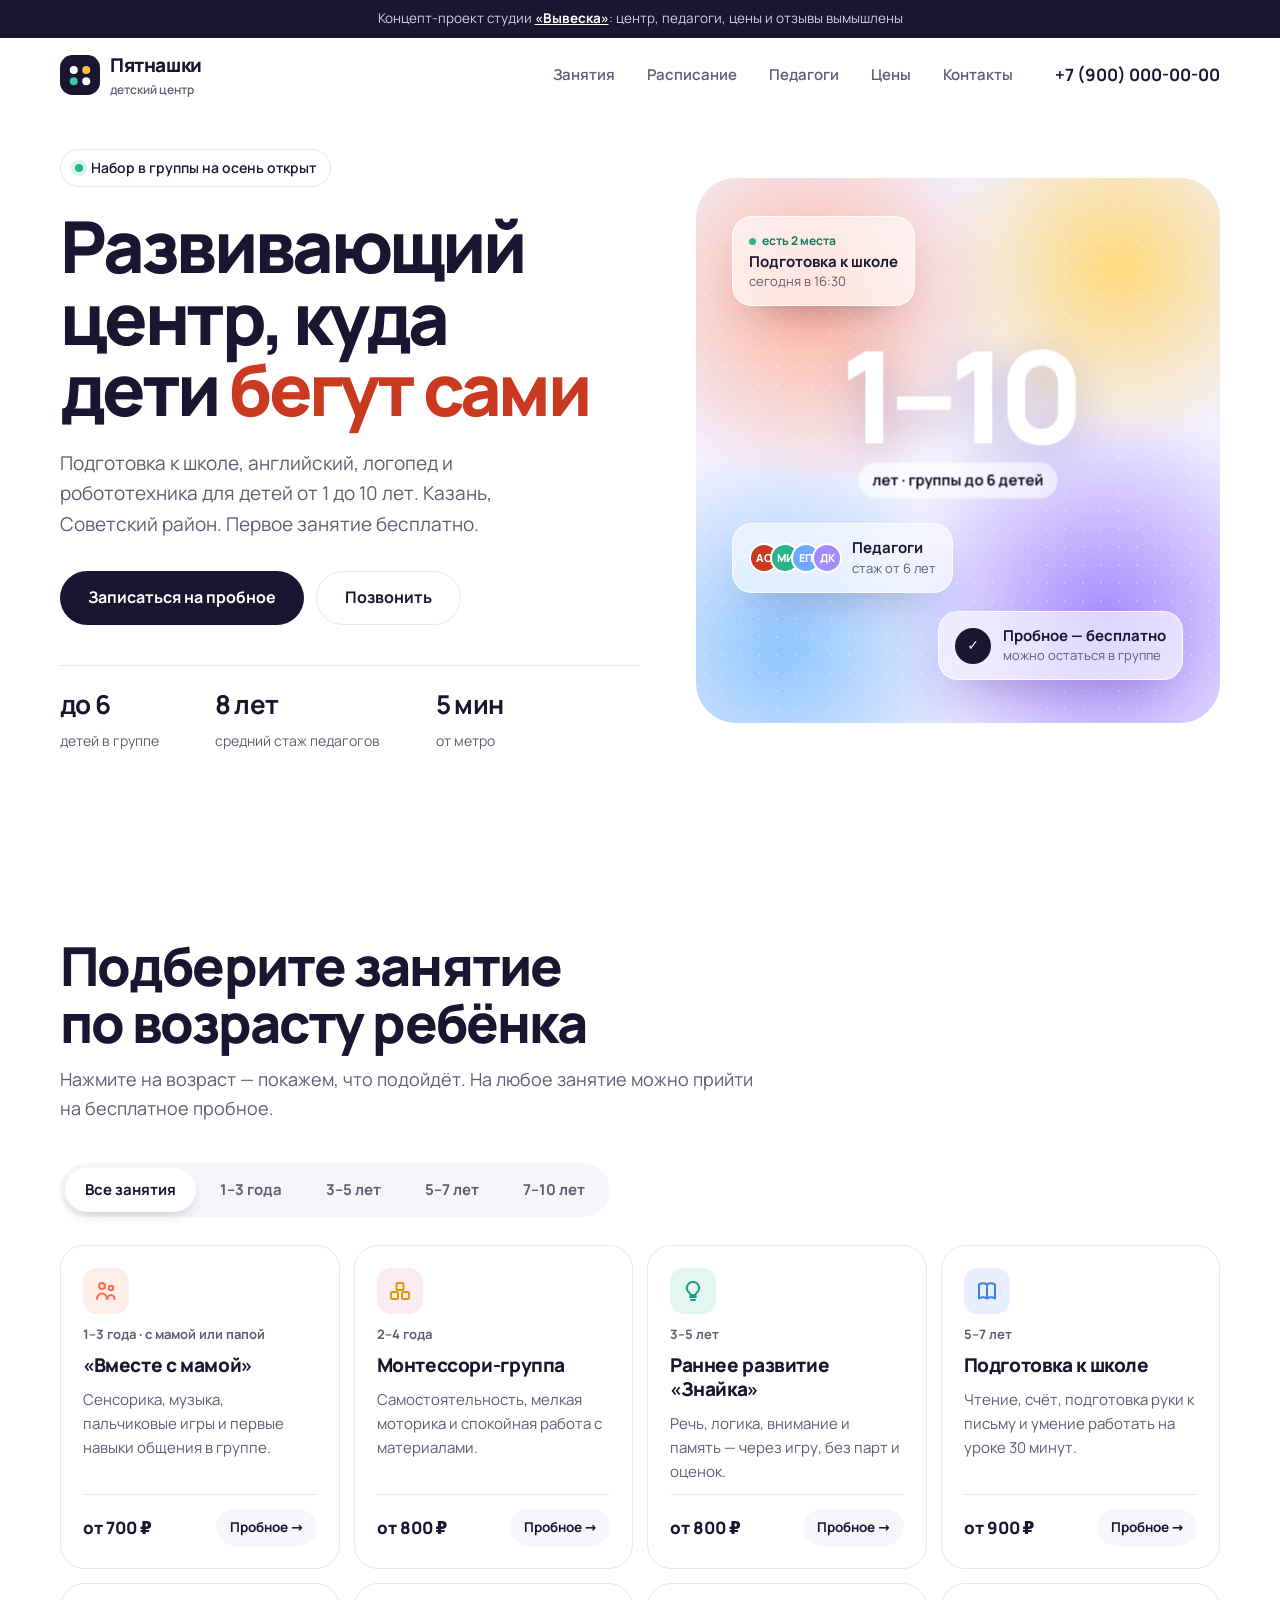
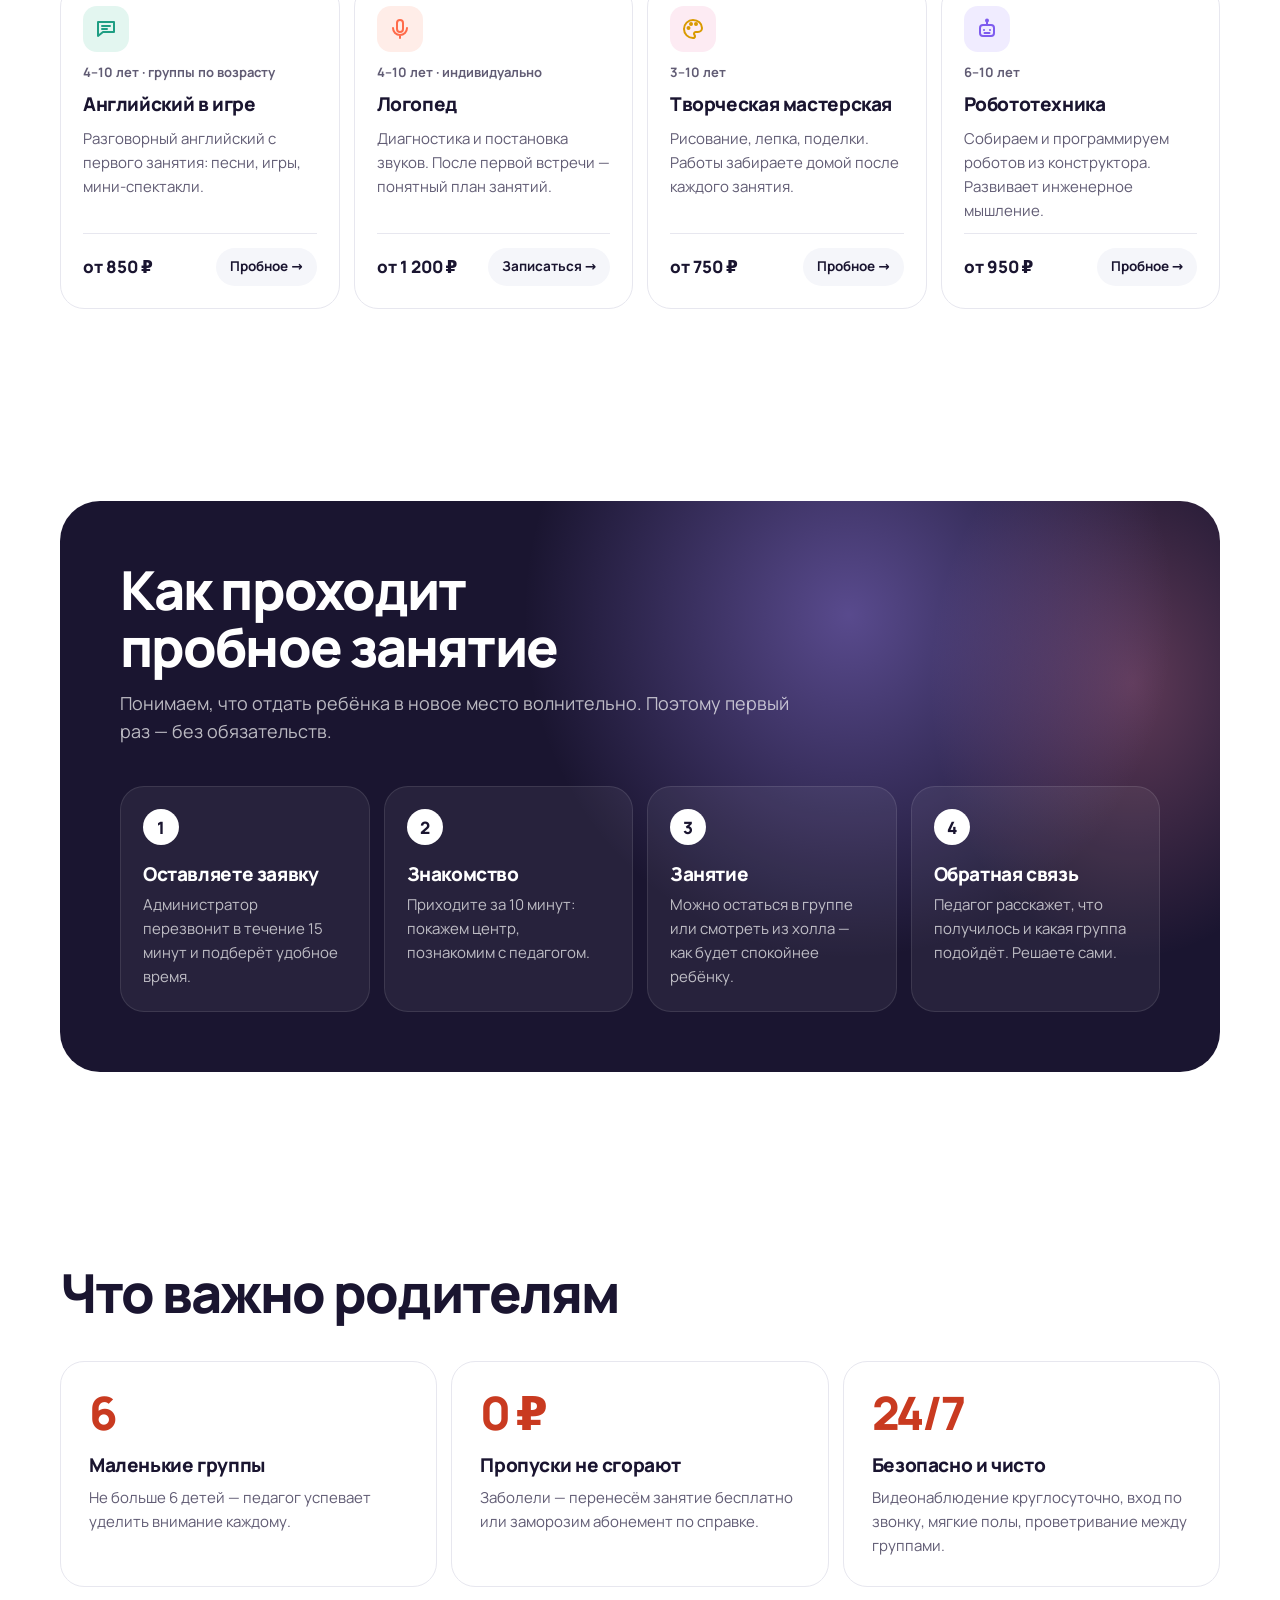
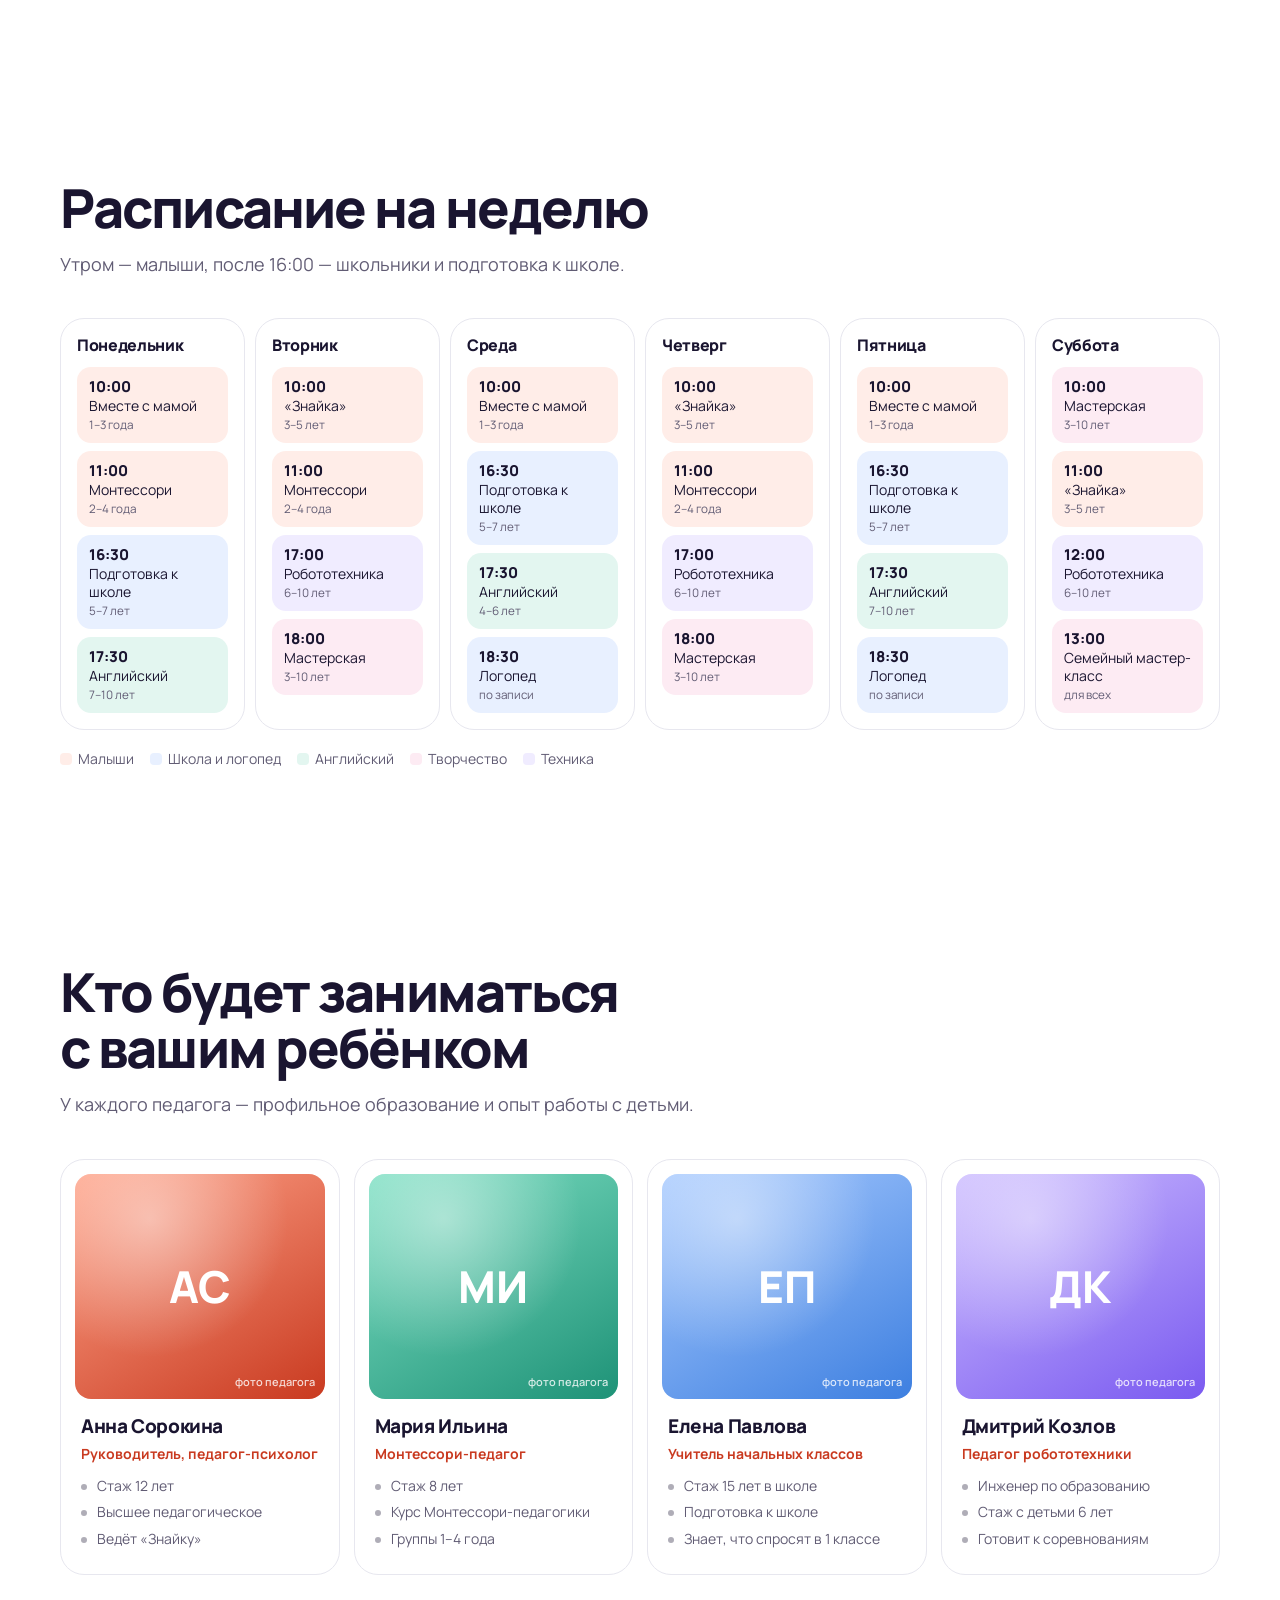
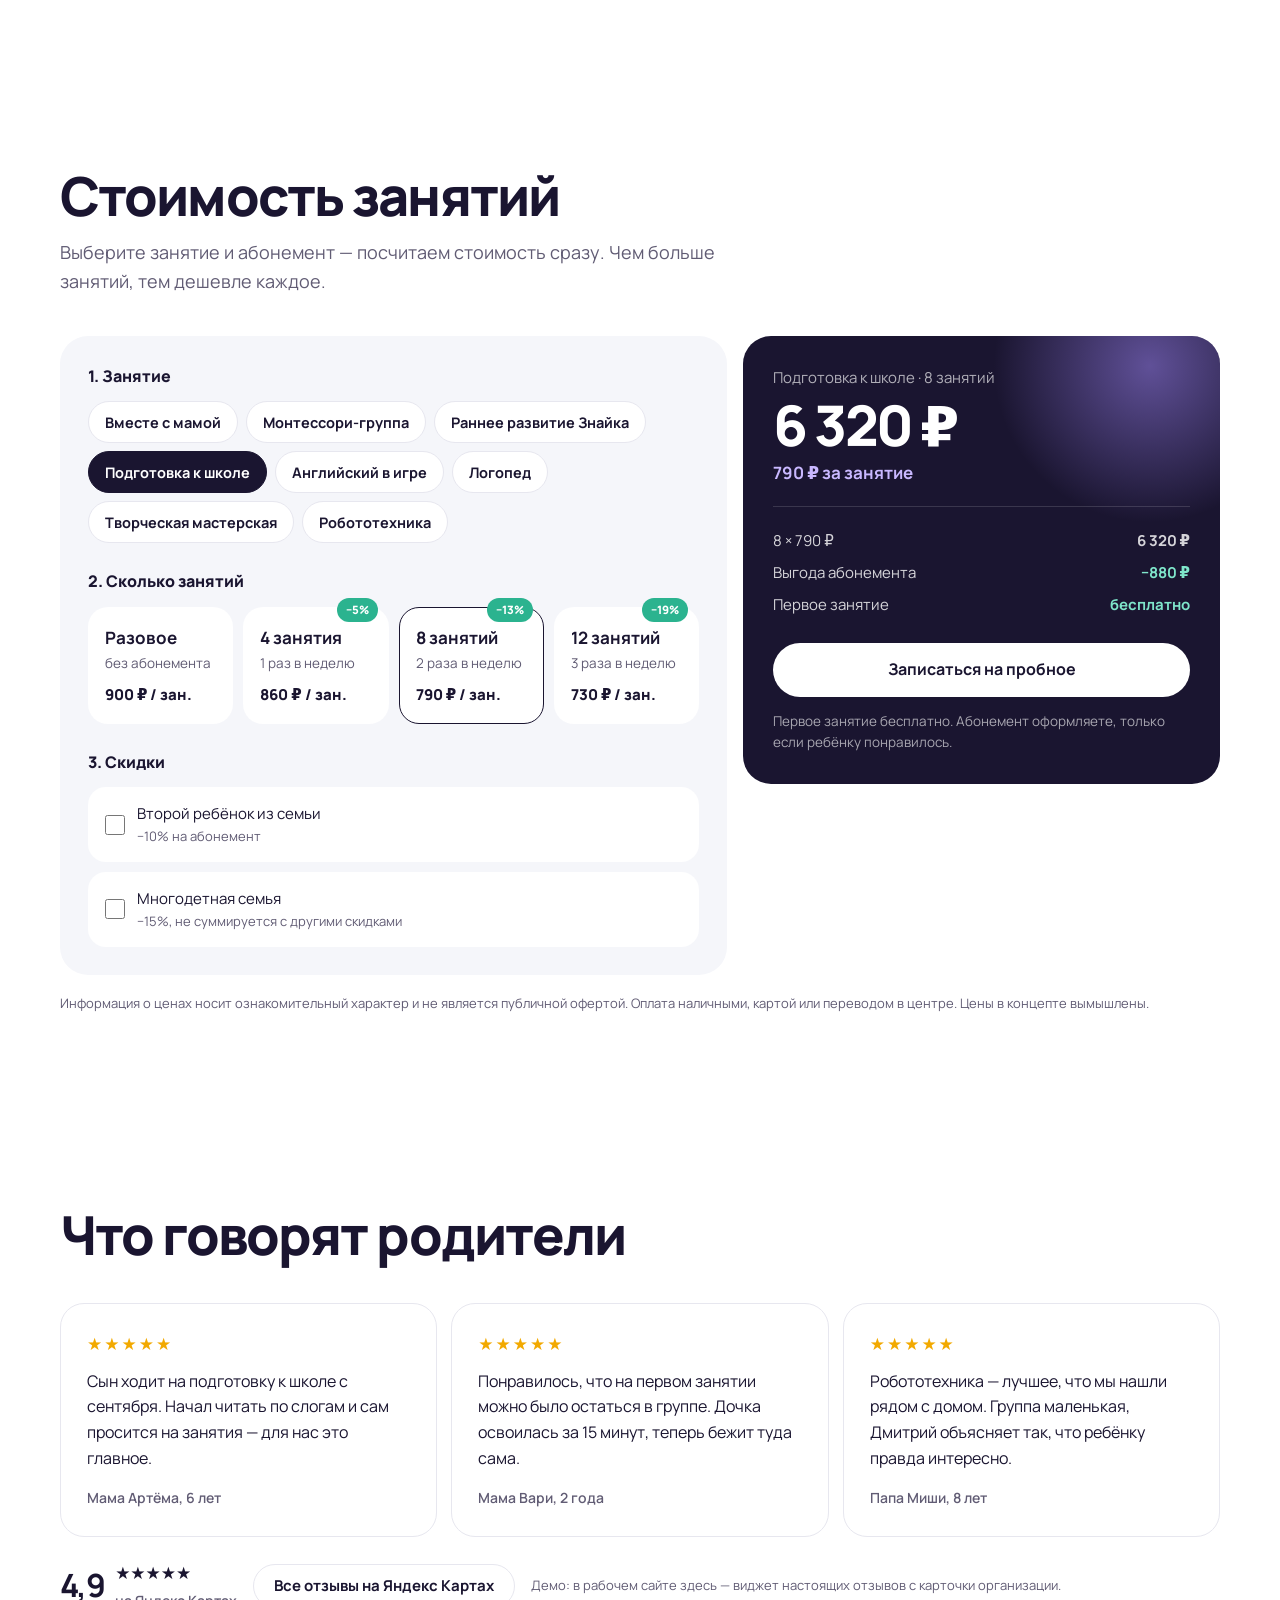
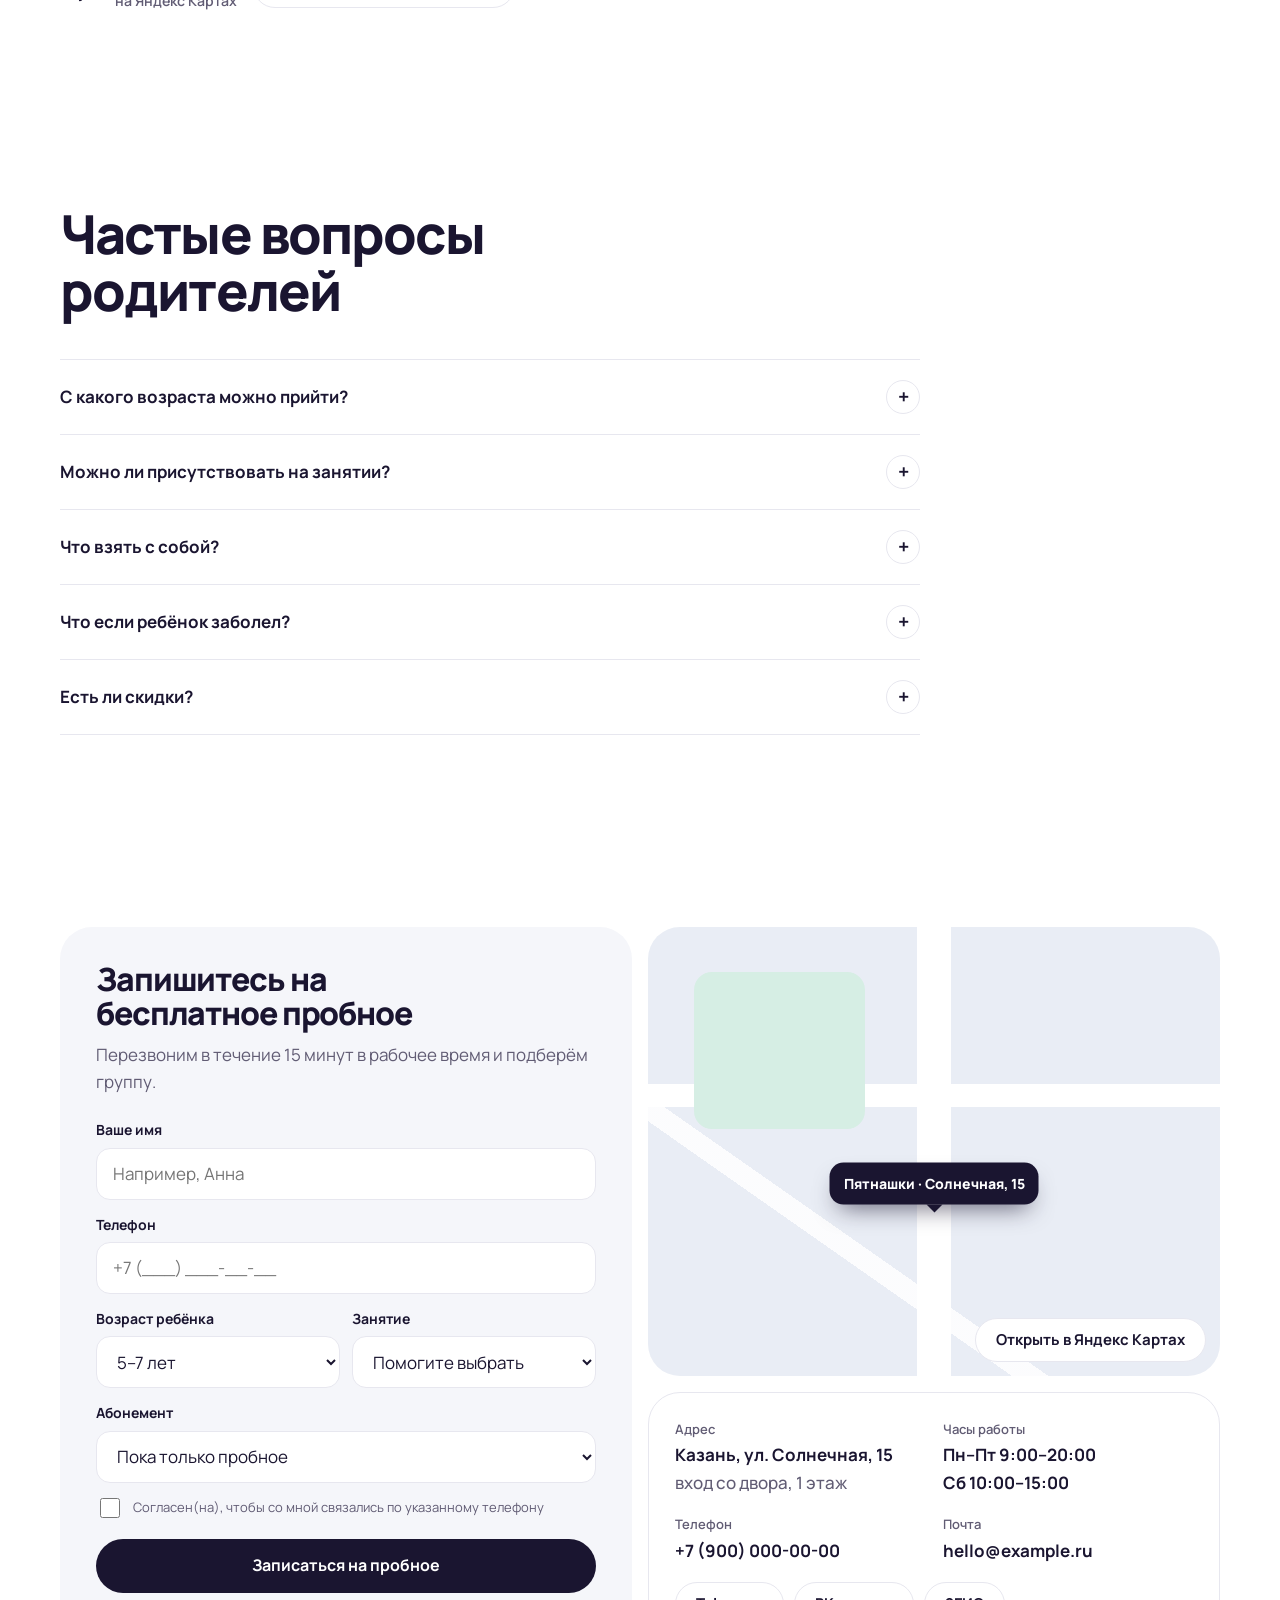
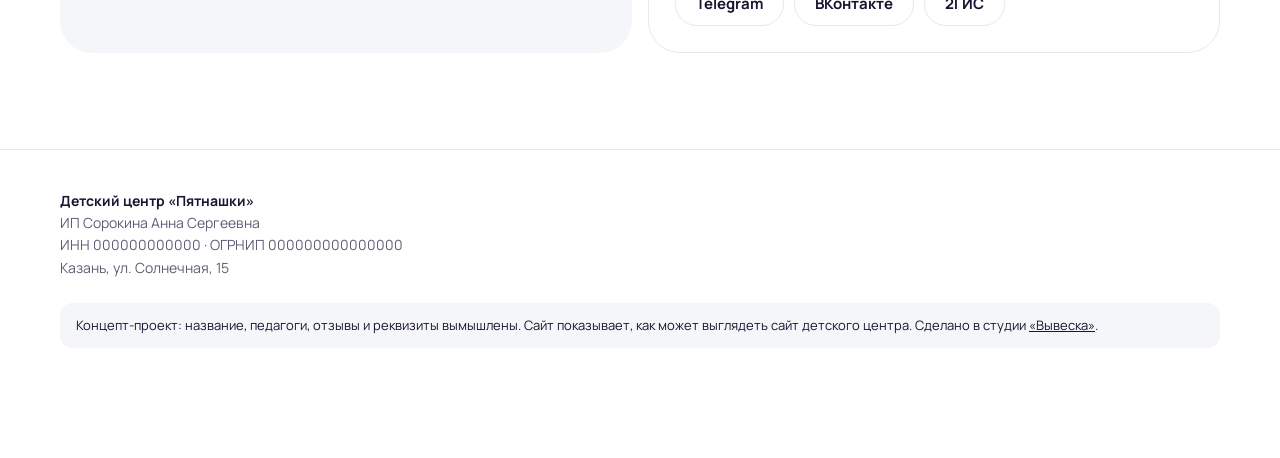
<file: portfolio/pyatnashki/index.html>
<!doctype html>
<html lang="ru" class="no-js">
<head>
<meta charset="utf-8">
<meta name="viewport" content="width=device-width, initial-scale=1">
<title>Детский центр «Пятнашки» — развивающие занятия для детей 1–10 лет в Казани</title>
<meta name="description" content="Развивающие занятия, подготовка к школе, английский, логопед и робототехника для детей от 1 до 10 лет. Группы до 6 детей. Первое занятие бесплатно.">
<meta property="og:title" content="Детский центр «Пятнашки»">
<meta property="og:description" content="Группы до 6 детей, педагоги со стажем, пробное занятие бесплатно.">
<meta property="og:type" content="website">
<link rel="icon" href="data:image/svg+xml,%3Csvg xmlns='http://www.w3.org/2000/svg' viewBox='0 0 32 32'%3E%3Crect width='32' height='32' rx='9' fill='%231A1530'/%3E%3Ccircle cx='11' cy='12' r='3.2' fill='%23fff'/%3E%3Ccircle cx='21' cy='12' r='3.2' fill='%23FFC23D'/%3E%3Ccircle cx='11' cy='21' r='3.2' fill='%233CC6A8'/%3E%3Ccircle cx='21' cy='21' r='3.2' fill='%23fff'/%3E%3C/svg%3E">

<script type="application/ld+json">
{
  "@context": "https://schema.org",
  "@type": "ChildCare",
  "name": "Детский центр «Пятнашки»",
  "telephone": "+7 900 000-00-00",
  "address": {
    "@type": "PostalAddress",
    "addressLocality": "Казань",
    "streetAddress": "ул. Солнечная, 15"
  },
  "openingHours": ["Mo-Fr 09:00-20:00", "Sa 10:00-15:00"],
  "priceRange": "700–1200 ₽"
}
</script>

<link rel="stylesheet" href="../../fonts/fonts.css">
<script>document.documentElement.classList.replace('no-js', 'js');</script>
<style>
:root {
  --bg: #FFFFFF;
  --bg-2: #F5F6FA;          --surface: #FFFFFF;
  --ink: #1A1530;           --muted: #615C74;
  --line: #E7E7EF;
  --accent: #C93A20;        --sun: #FFC94D;
  --mint: #2BB38F;
  --sky: #6FA8FF;
  --lilac: #A58BFF;
  --rose: #FF8FB1;
  --soft-accent: #FFEDE8;
  --soft-mint: #E3F6F0;
  --soft-sky: #E8F0FF;
  --soft-sun: #FDEBF3;
  --soft-lilac: #F0ECFF;
  --radius: 24px;
  --font: "Manrope", "Segoe UI", system-ui, -apple-system, Roboto, Arial, sans-serif;
  --font-head: var(--font);
}

* { box-sizing: border-box; }
html { scroll-behavior: smooth; scroll-padding-top: 80px; }
body { margin: 0; background: var(--bg); color: var(--ink); font-family: var(--font); font-size: 17px; line-height: 1.6; -webkit-font-smoothing: antialiased; overflow-x: hidden; }
img { max-width: 100%; }
a { color: inherit; }
:focus-visible { outline: 3px solid var(--lilac); outline-offset: 3px; border-radius: 10px; }
h1, h2, h3 { font-family: var(--font-head); font-weight: 800; line-height: 1.06; letter-spacing: -0.035em; margin: 0; text-wrap: balance; }
h2 { font-size: clamp(32px, 4.2vw, 54px); }
h3 { font-size: 19px; letter-spacing: -0.02em; line-height: 1.25; }
p { margin: 0; }

.wrap { max-width: 1200px; margin: 0 auto; padding: 0 20px; }
section { padding: 96px 0; }
.section-head { max-width: 700px; margin-bottom: 40px; }
.section-head p { color: var(--muted); margin-top: 14px; font-size: 18px; }
.eyebrow { display: none; }

.btn { display: inline-flex; align-items: center; justify-content: center; gap: 8px; min-height: 54px; padding: 0 28px; border-radius: 999px; border: 0; font: inherit; font-weight: 700; font-size: 16px; text-decoration: none; cursor: pointer; white-space: nowrap; transition: transform .15s, box-shadow .2s, background .2s, border-color .2s; }
.btn:active { transform: scale(.98); }
.btn-primary { background: var(--ink); color: #fff; }
.btn-primary:hover { background: #2E2750; box-shadow: 0 14px 30px -14px rgba(26,21,48,.7); }
.btn-ghost { background: #fff; color: var(--ink); border: 1px solid var(--line); }
.btn-ghost:hover { border-color: var(--ink); }
.btn-sm { min-height: 44px; padding: 0 20px; font-size: 15px; }

.concept-bar { background: var(--ink); color: rgba(255,255,255,.8); font-size: 13.5px; text-align: center; padding: 8px 16px; }
.concept-bar a { color: #fff; font-weight: 700; }

header { position: sticky; top: 0; z-index: 50; background: rgba(255,255,255,.85); backdrop-filter: blur(14px); -webkit-backdrop-filter: blur(14px); border-bottom: 1px solid transparent; transition: border-color .2s; }
header.scrolled { border-bottom-color: var(--line); }
.nav { display: flex; align-items: center; gap: 28px; height: 74px; }
.logo { display: flex; align-items: center; gap: 10px; text-decoration: none; font-weight: 800; font-size: 19px; letter-spacing: -0.02em; }
.logo small { display: block; font-size: 12px; font-weight: 600; color: var(--muted); letter-spacing: 0; }
.nav-links { display: flex; gap: 4px; margin-left: auto; }
.nav-links a { text-decoration: none; font-weight: 600; font-size: 15px; color: var(--muted); padding: 8px 14px; border-radius: 999px; transition: background .2s, color .2s; }
.nav-links a:hover { color: var(--ink); background: var(--bg-2); }
.nav-phone { font-weight: 700; text-decoration: none; white-space: nowrap; }
.burger { display: none; margin-left: auto; width: 46px; height: 46px; border-radius: 50%; border: 1px solid var(--line); background: #fff; cursor: pointer; }
.burger span { display: block; width: 18px; height: 2px; background: var(--ink); margin: 4px auto; border-radius: 2px; }

.hero { padding: 36px 0 88px; }
.hero-grid { display: grid; grid-template-columns: 1.05fr .95fr; gap: 56px; align-items: center; }
.hero-badge { display: inline-flex; align-items: center; gap: 8px; border: 1px solid var(--line); color: var(--ink); font-weight: 600; font-size: 14px; padding: 7px 14px; border-radius: 999px; margin-bottom: 24px; }
.hero-badge i { width: 8px; height: 8px; border-radius: 50%; background: var(--mint); box-shadow: 0 0 0 4px rgba(43,179,143,.18); }
.hero h1 { font-size: clamp(40px, 5.6vw, 76px); letter-spacing: -0.05em; line-height: 1; }
.hero h1 em { font-style: normal; color: var(--accent); }
.hero-lead { font-size: 19px; color: var(--muted); margin: 22px 0 32px; max-width: 520px; }
.hero-actions { display: flex; flex-wrap: wrap; gap: 12px; }
.hero-facts { display: flex; flex-wrap: wrap; gap: 0; margin-top: 40px; border-top: 1px solid var(--line); }
.hero-facts div { padding: 18px 28px 0 0; margin-right: 28px; }
.hero-facts b { display: block; font-size: 26px; letter-spacing: -0.03em; }
.hero-facts span { font-size: 14px; color: var(--muted); }

.hero-art { position: relative; aspect-ratio: 1 / 1.04; width: 100%; max-width: 560px; justify-self: end; border-radius: 40px; overflow: hidden; isolation: isolate; background: #F3F1FF; }
.aurora { position: absolute; inset: -20%; z-index: -1; background:
  radial-gradient(38% 36% at 30% 30%, #FFB39C 0%, transparent 70%),
  radial-gradient(36% 34% at 72% 26%, #FFD97A 0%, transparent 70%),
  radial-gradient(42% 40% at 70% 72%, #A58BFF 0%, transparent 70%),
  radial-gradient(40% 38% at 26% 76%, #8EC5FF 0%, transparent 70%); filter: blur(8px); }
.hero-art::after { content: ""; position: absolute; inset: 0; z-index: -1; background-image: radial-gradient(rgba(255,255,255,.5) 1px, transparent 1px); background-size: 18px 18px; opacity: .5; }
.art-num { position: absolute; left: 50%; top: 44%; transform: translate(-50%, -50%); white-space: nowrap; text-align: center; color: #fff; text-shadow: 0 10px 40px rgba(60,30,120,.25); }
.art-num b { display: block; white-space: nowrap; font-size: clamp(84px, 10vw, 150px); font-weight: 800; letter-spacing: -0.07em; line-height: .9; }
.art-num span { display: inline-block; margin-top: 10px; font-size: 15px; font-weight: 700; color: var(--ink); text-shadow: none; padding: 6px 14px; border-radius: 999px; background: rgba(255,255,255,.6); backdrop-filter: blur(10px); -webkit-backdrop-filter: blur(10px); }
.glass { position: absolute; background: rgba(255,255,255,.62); backdrop-filter: blur(16px); -webkit-backdrop-filter: blur(16px); border: 1px solid rgba(255,255,255,.85); border-radius: 20px; padding: 14px 16px; font-size: 14px; line-height: 1.35; box-shadow: 0 20px 44px -24px rgba(40,20,90,.45); }
.glass b { display: block; font-size: 15px; }
.glass small { color: var(--muted); font-size: 13px; }
.g-1 { top: 7%; left: 7%; }
.g-1 .live { display: inline-flex; align-items: center; gap: 6px; color: #0F7A5E; font-weight: 700; font-size: 12px; margin-bottom: 2px; }
.g-1 .live::before { content: ""; width: 7px; height: 7px; border-radius: 50%; background: var(--mint); }
.g-2 { right: 7%; bottom: 8%; display: flex; align-items: center; gap: 12px; }
.g-2 .ok { width: 36px; height: 36px; border-radius: 50%; background: var(--ink); color: #fff; display: grid; place-items: center; font-weight: 800; }
.g-3 { left: 7%; bottom: 24%; display: flex; align-items: center; gap: 10px; }
.g-3 .dots { display: flex; }
.g-3 .dots i { width: 30px; height: 30px; border-radius: 50%; border: 2px solid #fff; margin-left: -9px; display: grid; place-items: center; font-style: normal; font-size: 11px; font-weight: 800; color: #fff; }
.g-3 .dots i:first-child { margin-left: 0; }

.ages { display: inline-flex; flex-wrap: wrap; gap: 4px; padding: 5px; border-radius: 999px; background: var(--bg-2); margin-bottom: 28px; }
.age-chip { min-height: 44px; padding: 0 20px; border-radius: 999px; border: 0; background: transparent; font: inherit; font-weight: 700; font-size: 15px; color: var(--muted); cursor: pointer; transition: background .2s, color .2s, box-shadow .2s; }
.age-chip:hover { color: var(--ink); }
.age-chip[aria-pressed="true"] { background: #fff; color: var(--ink); box-shadow: 0 6px 16px -8px rgba(26,21,48,.35); }
.programs { display: grid; grid-template-columns: repeat(4, 1fr); gap: 14px; }
.program { background: #fff; border-radius: var(--radius); padding: 22px; display: flex; flex-direction: column; gap: 10px; border: 1px solid var(--line); transition: transform .2s, border-color .2s, box-shadow .2s; }
.program:hover { transform: translateY(-3px); border-color: #D6D5E2; box-shadow: 0 24px 44px -30px rgba(26,21,48,.35); }
.program[hidden] { display: none; }
.program .ico { width: 46px; height: 46px; border-radius: 14px; display: grid; place-items: center; }
.program .ico svg { width: 24px; height: 24px; }
.program .age { font-size: 13px; font-weight: 700; color: var(--muted); }
.program p { font-size: 15px; color: var(--muted); flex: 1; }
.program .meta { display: flex; justify-content: space-between; align-items: center; padding-top: 14px; border-top: 1px solid var(--line); font-size: 14px; }
.program .price { font-weight: 800; font-size: 17px; }
.program .trial { background: var(--bg-2); border: 0; padding: 8px 14px; border-radius: 999px; font: inherit; font-weight: 700; color: var(--ink); cursor: pointer; font-size: 13.5px; transition: background .2s, color .2s; }
.program .trial:hover { background: var(--ink); color: #fff; }

.first { position: relative; overflow: hidden; isolation: isolate; background: var(--ink); color: #fff; border-radius: 40px; padding: 60px; }
.first::before { content: ""; position: absolute; z-index: -1; right: -10%; top: -40%; width: 70%; height: 120%; background: radial-gradient(closest-side at 40% 50%, rgba(165,139,255,.45), transparent), radial-gradient(closest-side at 75% 60%, rgba(255,143,177,.3), transparent); }
.first .section-head p { color: rgba(255,255,255,.7); }
.steps { display: grid; grid-template-columns: repeat(4, 1fr); gap: 14px; counter-reset: step; }
.step { background: rgba(255,255,255,.06); border: 1px solid rgba(255,255,255,.1); border-radius: var(--radius); padding: 22px; }
.step::before { counter-increment: step; content: counter(step); display: grid; place-items: center; width: 36px; height: 36px; border-radius: 50%; background: #fff; color: var(--ink); font-weight: 800; margin-bottom: 18px; }
.step p { color: rgba(255,255,255,.7); font-size: 15px; margin-top: 6px; }

.why { display: grid; grid-template-columns: repeat(3, 1fr); gap: 14px; }
.why-item { border-radius: var(--radius); padding: 28px; border: 1px solid var(--line); background: #fff !important; }
.why-item h3 { margin-bottom: 8px; }
.why-item p { color: var(--muted); font-size: 15px; }
.why-item .big { font-size: 46px; font-weight: 800; letter-spacing: -0.05em; line-height: 1; margin-bottom: 18px; color: var(--accent); }

.day-tabs { display: none; gap: 6px; overflow-x: auto; margin-bottom: 16px; padding-bottom: 4px; }
.day-tab { flex: none; min-width: 52px; min-height: 44px; border-radius: 999px; border: 1px solid var(--line); background: #fff; font: inherit; font-weight: 700; cursor: pointer; color: var(--ink); }
.day-tab[aria-selected="true"] { background: var(--ink); color: #fff; border-color: var(--ink); }
.schedule { display: grid; grid-template-columns: repeat(6, 1fr); gap: 10px; }
.day { background: #fff; border: 1px solid var(--line); border-radius: var(--radius); padding: 16px; }
.day h3 { font-size: 16px; margin-bottom: 12px; }
.slot { border-radius: 14px; padding: 10px 12px; margin-bottom: 8px; font-size: 14px; line-height: 1.3; }
.slot:last-child { margin-bottom: 0; }
.slot time { display: block; font-weight: 800; font-size: 15px; }
.slot small { color: var(--muted); }
.s-small { background: var(--soft-accent); }
.s-school { background: var(--soft-sky); }
.s-lang { background: var(--soft-mint); }
.s-art { background: var(--soft-sun); }
.s-tech { background: var(--soft-lilac); }
.legend { display: flex; flex-wrap: wrap; gap: 16px; margin-top: 18px; font-size: 14px; color: var(--muted); }
.legend span { display: inline-flex; align-items: center; gap: 6px; }
.legend i { width: 12px; height: 12px; border-radius: 4px; }

.team { display: grid; grid-template-columns: repeat(4, 1fr); gap: 14px; }
.teacher { background: #fff; border: 1px solid var(--line); border-radius: var(--radius); padding: 14px 14px 20px; }
.avatar { width: 100%; aspect-ratio: 4 / 3.6; border-radius: 16px; margin-bottom: 16px; display: grid; place-items: center; font-size: 44px; font-weight: 800; color: #fff; position: relative; overflow: hidden; }
.avatar::before { content: ""; position: absolute; inset: 0; background: radial-gradient(circle at 30% 20%, rgba(255,255,255,.45), transparent 55%); }
.avatar::after { content: "фото педагога"; position: absolute; bottom: 8px; right: 10px; font-size: 11px; font-weight: 600; opacity: .8; }
.teacher h3, .teacher .role, .teacher ul { padding: 0 6px; }
.teacher .role { color: var(--accent); font-weight: 700; font-size: 14px; margin: 4px 0 10px; }
.teacher ul { margin: 0; list-style: none; font-size: 14px; color: var(--muted); }
.teacher li { padding-left: 16px; position: relative; margin-bottom: 4px; }
.teacher li::before { content: ""; position: absolute; left: 0; top: 9px; width: 6px; height: 6px; border-radius: 50%; background: var(--ink); opacity: .35; }

.pcalc { display: grid; grid-template-columns: minmax(0,1.4fr) minmax(0,1fr); gap: 16px; align-items: start; }
.pcalc > * { min-width: 0; }
.pc-box { background: var(--bg-2); border-radius: 28px; padding: 28px; }
.pc-step { margin-bottom: 26px; }
.pc-step:last-child { margin-bottom: 0; }
.pc-label { display: block; font-weight: 800; font-size: 16px; margin-bottom: 12px; }
.pc-progs { display: flex; flex-wrap: wrap; gap: 8px; }
.pc-prog { min-height: 42px; padding: 0 16px; border-radius: 999px; border: 1px solid var(--line); background: #fff; font: inherit; font-weight: 700; font-size: 14.5px; color: var(--ink); cursor: pointer; transition: background .2s, border-color .2s, color .2s; }
.pc-prog:hover { border-color: var(--ink); }
.pc-prog[aria-checked="true"] { background: var(--ink); border-color: var(--ink); color: #fff; }
.pc-packs { display: grid; grid-template-columns: repeat(4, 1fr); gap: 10px; }
.pc-pack { position: relative; display: flex; flex-direction: column; align-items: flex-start; gap: 2px; text-align: left; padding: 16px; border-radius: 20px; border: 1.5px solid transparent; background: #fff; font: inherit; color: var(--ink); cursor: pointer; transition: border-color .2s, transform .2s; }
.pc-pack:hover { transform: translateY(-2px); }
.pc-pack[aria-checked="true"] { border-color: var(--ink); }
.pc-pack b { font-size: 17px; }
.pc-pack span { font-size: 13.5px; color: var(--muted); }
.pc-pack .pc-per { font-weight: 800; color: var(--ink); font-size: 15px; margin-top: 6px; }
.pc-pack .save { position: absolute; top: -10px; right: 10px; font-size: 11.5px; font-weight: 800; padding: 3px 9px; border-radius: 999px; background: var(--mint); color: #fff; }
.pc-opts { display: grid; gap: 10px; }
.pc-opt { display: flex; align-items: center; gap: 12px; padding: 14px 16px; border-radius: 18px; border: 1.5px solid transparent; background: #fff; cursor: pointer; font-size: 15px; transition: border-color .2s; }
.pc-opt:has(input:checked) { border-color: var(--ink); }
.pc-opt input { width: 20px; height: 20px; flex: none; margin: 0; accent-color: var(--ink); }
.pc-opt small { display: block; color: var(--muted); font-size: 13px; }
.pc-sum { position: sticky; top: 96px; overflow: hidden; isolation: isolate; color: #fff; border-radius: 28px; padding: 30px; background: var(--ink); }
.pc-sum::after { content: ""; position: absolute; z-index: -1; right: -100px; top: -140px; width: 340px; height: 340px; border-radius: 50%; background: radial-gradient(circle, rgba(165,139,255,.5), transparent 65%); }
.pc-sum .k { color: rgba(255,255,255,.66); font-size: 15px; }
.pc-sum .total { font-size: clamp(40px, 4.4vw, 56px); font-weight: 800; letter-spacing: -0.045em; line-height: 1.05; margin: 6px 0 4px; }
.pc-sum .per { color: #C9B8FF; font-weight: 700; }
.pc-sum ul { list-style: none; padding: 18px 0 0; margin: 20px 0 22px; border-top: 1px solid rgba(255,255,255,.14); font-size: 15px; }
.pc-sum li { display: flex; justify-content: space-between; gap: 12px; padding: 4px 0; color: rgba(255,255,255,.82); }
.pc-sum li span:last-child { font-weight: 700; white-space: nowrap; }
.pc-sum li.good span:last-child { color: #7FE6CB; }
.pc-sum .btn { width: 100%; background: #fff; color: var(--ink); }
.pc-sum .btn:hover { background: #F0ECFF; }
.pc-sum .trial-note { margin-top: 14px; font-size: 13.5px; color: rgba(255,255,255,.62); }
.offer-note { margin-top: 18px; font-size: 13px; color: var(--muted); }

.reviews { display: grid; grid-template-columns: repeat(3, 1fr); gap: 14px; }
.review { background: #fff; border-radius: var(--radius); padding: 26px; border: 1px solid var(--line); }
.stars { color: #F2A900; letter-spacing: 2px; font-size: 17px; margin-bottom: 12px; }
.review p { font-size: 16px; }
.review .who { margin-top: 16px; font-size: 14px; color: var(--muted); font-weight: 600; }
.reviews-foot { margin-top: 22px; display: flex; flex-wrap: wrap; align-items: center; gap: 16px; }
.rating { display: flex; align-items: center; gap: 10px; font-weight: 700; }
.rating b { font-size: 32px; letter-spacing: -0.03em; }
.demo-note { font-size: 13px; color: var(--muted); }

.faq { max-width: 860px; }
.faq details { border-bottom: 1px solid var(--line); }
.faq details:first-child { border-top: 1px solid var(--line); }
.faq summary { cursor: pointer; list-style: none; padding: 20px 0; font-weight: 700; font-size: 17px; display: flex; justify-content: space-between; align-items: center; gap: 16px; }
.faq summary::-webkit-details-marker { display: none; }
.faq summary::after { content: "+"; flex: none; width: 32px; height: 32px; border-radius: 50%; border: 1px solid var(--line); display: grid; place-items: center; font-size: 20px; line-height: 1; transition: transform .25s; }
.faq details[open] summary::after { transform: rotate(45deg); }
.faq details p { padding: 0 0 20px; color: var(--muted); font-size: 16px; }

.contact-grid { display: grid; grid-template-columns: 1fr 1fr; gap: 16px; }
.form-card { background: var(--bg-2); border-radius: 32px; padding: 36px; }
.form-card h2 { font-size: 32px; }
.form-card form > p { color: var(--muted); margin: 10px 0 24px; }
.field { margin-bottom: 14px; }
.field label { display: block; font-weight: 700; font-size: 14px; margin-bottom: 6px; }
.field input, .field select { width: 100%; min-height: 52px; border-radius: 14px; border: 1px solid var(--line); padding: 0 16px; font: inherit; color: var(--ink); background: #fff; transition: border-color .2s, box-shadow .2s; }
.field input:focus, .field select:focus { outline: none; border-color: var(--ink); box-shadow: 0 0 0 4px rgba(26,21,48,.08); }
.row2 { display: grid; grid-template-columns: 1fr 1fr; gap: 12px; }
.consent { display: flex; gap: 10px; align-items: flex-start; font-size: 13px; color: var(--muted); margin: 6px 0 18px; }
.consent input { width: 20px; height: 20px; margin-top: 1px; flex: none; accent-color: var(--ink); }
.hp { position: absolute; left: -9999px; width: 1px; height: 1px; overflow: hidden; }
.form-card .btn { width: 100%; }
.form-ok { display: none; text-align: center; padding: 30px 10px; }
.form-ok .check { width: 64px; height: 64px; border-radius: 50%; background: var(--ink); color: #fff; display: grid; place-items: center; margin: 0 auto 16px; font-size: 28px; font-weight: 800; }
.form-ok p { color: var(--muted); margin-top: 8px; }
.form-card.sent form { display: none; }
.form-card.sent .form-ok { display: block; }
.contacts { display: flex; flex-direction: column; gap: 16px; }
.map { flex: 1; min-height: 280px; border-radius: 32px; position: relative; overflow: hidden; background:
    linear-gradient(90deg, transparent 47%, #fff 47%, #fff 53%, transparent 53%),
    linear-gradient(0deg, transparent 60%, #fff 60%, #fff 65%, transparent 65%),
    linear-gradient(35deg, transparent 30%, rgba(255,255,255,.85) 30%, rgba(255,255,255,.85) 33%, transparent 33%),
    #E9EDF5; }
.map .park { position: absolute; left: 8%; top: 10%; width: 30%; height: 35%; background: #D6EEE4; border-radius: 18px; }
.map .pin { position: absolute; left: 50%; top: 62%; transform: translate(-50%, -100%); background: var(--ink); color: #fff; font-weight: 800; font-size: 14px; padding: 10px 14px; border-radius: 14px; white-space: nowrap; box-shadow: 0 12px 24px -10px rgba(26,21,48,.7); }
.map .pin::after { content: ""; position: absolute; left: 50%; bottom: -8px; transform: translateX(-50%); border: 8px solid transparent; border-top-color: var(--ink); border-bottom: 0; }
.map .map-btn { position: absolute; right: 14px; bottom: 14px; }
.info { background: #fff; border: 1px solid var(--line); border-radius: 32px; padding: 26px; display: grid; grid-template-columns: 1fr 1fr; gap: 18px; margin: 0; }
.info dt { font-size: 13px; color: var(--muted); font-weight: 600; }
.info dd { margin: 2px 0 0; font-weight: 700; }
.info a { text-decoration: none; }
.messengers { display: flex; gap: 10px; grid-column: 1 / -1; flex-wrap: wrap; }

footer { padding: 40px 0 110px; border-top: 1px solid var(--line); font-size: 14px; color: var(--muted); }
.foot { display: flex; flex-wrap: wrap; justify-content: space-between; gap: 20px; }
.foot a { color: var(--muted); }
.foot .links { display: flex; flex-direction: column; gap: 6px; }
.concept { margin-top: 24px; padding: 12px 16px; border-radius: 12px; background: var(--bg-2); color: var(--ink); font-size: 13px; }

.mobile-bar { display: none; position: fixed; left: 12px; right: 12px; bottom: 12px; z-index: 60; gap: 8px; padding: 8px; background: rgba(26,21,48,.94); border-radius: 999px; backdrop-filter: blur(8px); }
.mobile-bar .btn { flex: 1; min-height: 48px; }
.mobile-bar .btn-ghost { background: rgba(255,255,255,.12); color: #fff; border: 0; }
.mobile-bar .btn-primary { background: #fff; color: var(--ink); }


.toast { position: fixed; left: 50%; bottom: 96px; z-index: 80; transform: translate(-50%, 20px); opacity: 0; pointer-events: none; max-width: calc(100% - 32px); background: var(--ink); color: #fff; font-size: 14px; padding: 12px 18px; border-radius: 16px; transition: opacity .25s, transform .25s; }
.toast.show { opacity: 1; transform: translate(-50%, 0); }

.js .reveal { opacity: 0; transform: translateY(18px); transition: opacity .7s ease, transform .7s cubic-bezier(.2,.7,.2,1); }
.js .reveal.in { opacity: 1; transform: none; }
@media (prefers-reduced-motion: no-preference) {
  .aurora { animation: drift 16s ease-in-out infinite alternate; }
  .glass { animation: pop .7s cubic-bezier(.2,.7,.2,1) .4s both, bob 7s ease-in-out 1.4s infinite; }
  .g-2 { animation-delay: .6s, 2s; } .g-3 { animation-delay: .8s, 2.6s; }
  .art-num { animation: fadein 1s ease .2s both; }
  @keyframes drift { 0% { transform: rotate(0deg) scale(1); } 100% { transform: rotate(20deg) scale(1.08); } }
  @keyframes pop { from { opacity: 0; transform: translateY(12px) scale(.97); } to { opacity: 1; transform: none; } }
  @keyframes bob { 0%, 100% { translate: 0 0; } 50% { translate: 0 -6px; } }
  @keyframes fadein { from { opacity: 0; } to { opacity: 1; } }
}

@media (max-width: 1020px) {
  .programs, .team { grid-template-columns: repeat(2, 1fr); }
  .pcalc { grid-template-columns: minmax(0,1fr); }
  .pc-sum { position: relative; top: 0; }
  .steps { grid-template-columns: repeat(2, 1fr); }
  .schedule { grid-template-columns: repeat(3, 1fr); }
  .nav-links, .nav-phone { display: none; }
  .burger { display: block; }
  header.open .nav-links { display: flex; flex-direction: column; gap: 2px; position: absolute; top: 74px; left: 12px; right: 12px; background: #fff; border: 1px solid var(--line); padding: 10px; border-radius: 22px; box-shadow: 0 24px 50px -24px rgba(26,21,48,.3); }
  header.open .nav-links a { padding: 12px 14px; font-size: 17px; color: var(--ink); }
  .hero-grid { grid-template-columns: 1fr; gap: 36px; }
  .hero-art { justify-self: center; aspect-ratio: 1.3 / 1; max-width: 640px; }
}
@media (max-width: 760px) {
  body { font-size: 16px; }
  section { padding: 60px 0; }
  .hero { padding: 24px 0 56px; }
  .hero h1 { font-size: clamp(36px, 10.5vw, 48px); }
  .hero-lead { font-size: 17px; margin: 16px 0 24px; }
  .hero-actions .btn { flex: 1 1 100%; }
  .hero-facts { margin-top: 28px; }
  .hero-facts div { padding-right: 0; margin-right: 22px; }
  .hero-facts b { font-size: 22px; }
  .hero-art { aspect-ratio: 1 / 1; border-radius: 30px; }
  .why, .reviews, .contact-grid { grid-template-columns: 1fr; }
  .first { padding: 36px 22px; border-radius: 30px; }
  .steps { grid-template-columns: 1fr; }
  .day-tabs { display: flex; }
  .schedule { grid-template-columns: 1fr; }
  .day { display: none; }
  .day.active { display: block; }
  .ages { display: flex; border-radius: 22px; }
  .form-card { padding: 26px 20px; border-radius: 26px; }
  .info { grid-template-columns: 1fr; }
  .mobile-bar { display: flex; }
}
@media (max-width: 520px) {
  .programs, .team { grid-template-columns: 1fr; }
  .pc-packs { grid-template-columns: 1fr 1fr; }
  .pc-box, .pc-sum { padding: 22px 18px; border-radius: 24px; }
  .row2 { grid-template-columns: 1fr; }
  .glass { font-size: 13px; padding: 11px 13px; }
  .g-3 { display: none; }
}
@media (prefers-reduced-motion: reduce) {
  html { scroll-behavior: auto; }
  *, *::before, *::after { transition: none !important; animation: none !important; }
  .js .reveal { opacity: 1; transform: none; }
}
</style>
</head>
<body>

<div class="concept-bar">Концепт-проект студии <a href="../../index.html">«Вывеска»</a>: центр, педагоги, цены и отзывы вымышлены</div>
<div class="toast" id="toast" role="status"></div>

<header id="top">
  <div class="wrap nav">
    <a class="logo" href="#top" aria-label="Пятнашки — на главную">
      <svg width="40" height="40" viewBox="0 0 32 32" aria-hidden="true"><rect width="32" height="32" rx="10" fill="#1A1530"/><circle cx="11" cy="12" r="3.2" fill="#fff"/><circle cx="21" cy="12" r="3.2" fill="#FFC23D"/><circle cx="11" cy="21" r="3.2" fill="#3CC6A8"/><circle cx="21" cy="21" r="3.2" fill="#fff"/></svg>
      <span>Пятнашки<small>детский центр</small></span>
    </a>
    <nav class="nav-links" aria-label="Разделы">
      <a href="#programs">Занятия</a>
      <a href="#schedule">Расписание</a>
      <a href="#team">Педагоги</a>
      <a href="#prices">Цены</a>
      <a href="#contacts">Контакты</a>
    </nav>
    <a class="nav-phone" href="tel:+79000000000">+7 (900) 000-00-00</a>
    <button class="burger" aria-label="Меню" aria-expanded="false"><span></span><span></span><span></span></button>
  </div>
</header>

<main>

<section class="hero">
  <div class="wrap hero-grid">
    <div>
      <div class="hero-badge"><i></i>Набор в группы на осень открыт</div>
      <h1>Развивающий центр, куда дети <em>бегут сами</em></h1>
      <p class="hero-lead">Подготовка к школе, английский, логопед и робототехника для детей от 1 до 10 лет. Казань, Советский район. Первое занятие бесплатно.</p>
      <div class="hero-actions">
        <a class="btn btn-primary" href="#signup">Записаться на пробное</a>
        <a class="btn btn-ghost" href="tel:+79000000000">Позвонить</a>
      </div>
      <div class="hero-facts">
        <div><b>до 6</b><span>детей в группе</span></div>
        <div><b>8 лет</b><span>средний стаж педагогов</span></div>
        <div><b>5 мин</b><span>от метро</span></div>
      </div>
    </div>
    <div class="hero-art" aria-hidden="true">
      <div class="aurora"></div>
      <div class="art-num"><b>1–10</b><span>лет · группы до 6 детей</span></div>
      <div class="glass g-1"><span class="live">есть 2 места</span><b>Подготовка к школе</b><small>сегодня в 16:30</small></div>
      <div class="glass g-3"><div class="dots"><i style="background:#C93A20">АС</i><i style="background:#2BB38F">МИ</i><i style="background:#6FA8FF">ЕП</i><i style="background:#A58BFF">ДК</i></div><div><b>Педагоги</b><small>стаж от 6 лет</small></div></div>
      <div class="glass g-2"><span class="ok">✓</span><div><b>Пробное — бесплатно</b><small>можно остаться в группе</small></div></div>
    </div>
  </div>
</section>

<section id="programs">
  <div class="wrap">
    <div class="reveal section-head">
      <h2>Подберите занятие по возрасту ребёнка</h2>
      <p>Нажмите на возраст — покажем, что подойдёт. На любое занятие можно прийти на бесплатное пробное.</p>
    </div>
    <div class="ages" role="group" aria-label="Возраст ребёнка">
      <button class="age-chip" data-age="all" aria-pressed="true">Все занятия</button>
      <button class="age-chip" data-age="a1" aria-pressed="false">1–3 года</button>
      <button class="age-chip" data-age="a2" aria-pressed="false">3–5 лет</button>
      <button class="age-chip" data-age="a3" aria-pressed="false">5–7 лет</button>
      <button class="age-chip" data-age="a4" aria-pressed="false">7–10 лет</button>
    </div>

    <div class="reveal programs">
      <article class="program" data-ages="a1">
        <div class="ico" style="background:var(--soft-accent)"><svg viewBox="0 0 24 24" fill="none" stroke="#FF6B4A" stroke-width="2" stroke-linecap="round"><circle cx="8" cy="7" r="3"/><circle cx="17" cy="9" r="2.2"/><path d="M3 20c0-3 2.2-5.5 5-5.5s5 2.5 5 5.5M13.5 20c0-2.2 1.6-4 3.5-4s3.5 1.8 3.5 4"/></svg></div>
        <span class="age">1–3 года · с мамой или папой</span>
        <h3>«Вместе с мамой»</h3>
        <p>Сенсорика, музыка, пальчиковые игры и первые навыки общения в группе.</p>
        <div class="meta"><span class="price">от 700 ₽</span><button class="trial" data-program="«Вместе с мамой»">Пробное →</button></div>
      </article>
      <article class="program" data-ages="a1 a2">
        <div class="ico" style="background:var(--soft-sun)"><svg viewBox="0 0 24 24" fill="none" stroke="#D99A00" stroke-width="2" stroke-linejoin="round"><rect x="3" y="13" width="7" height="7" rx="1.5"/><rect x="14" y="13" width="7" height="7" rx="1.5"/><rect x="8.5" y="4" width="7" height="7" rx="1.5"/></svg></div>
        <span class="age">2–4 года</span>
        <h3>Монтессори-группа</h3>
        <p>Самостоятельность, мелкая моторика и спокойная работа с материалами.</p>
        <div class="meta"><span class="price">от 800 ₽</span><button class="trial" data-program="Монтессори-группа">Пробное →</button></div>
      </article>
      <article class="program" data-ages="a2">
        <div class="ico" style="background:var(--soft-mint)"><svg viewBox="0 0 24 24" fill="none" stroke="#1E9E83" stroke-width="2" stroke-linecap="round"><path d="M9 18h6M10 21h4M12 3a6 6 0 0 0-3.5 10.9c.6.5 1 1.2 1 2V16h5v-.1c0-.8.4-1.5 1-2A6 6 0 0 0 12 3z"/></svg></div>
        <span class="age">3–5 лет</span>
        <h3>Раннее развитие «Знайка»</h3>
        <p>Речь, логика, внимание и память — через игру, без парт и оценок.</p>
        <div class="meta"><span class="price">от 800 ₽</span><button class="trial" data-program="Раннее развитие «Знайка»">Пробное →</button></div>
      </article>
      <article class="program" data-ages="a3">
        <div class="ico" style="background:var(--soft-sky)"><svg viewBox="0 0 24 24" fill="none" stroke="#3D7FE0" stroke-width="2" stroke-linejoin="round"><path d="M4 5.5C6.5 4 9.5 4 12 5.5v14c-2.5-1.5-5.5-1.5-8 0v-14zM20 5.5C17.5 4 14.5 4 12 5.5v14c2.5-1.5 5.5-1.5 8 0v-14z"/></svg></div>
        <span class="age">5–7 лет</span>
        <h3>Подготовка к школе</h3>
        <p>Чтение, счёт, подготовка руки к письму и умение работать на уроке 30 минут.</p>
        <div class="meta"><span class="price">от 900 ₽</span><button class="trial" data-program="Подготовка к школе">Пробное →</button></div>
      </article>
      <article class="program" data-ages="a2 a3 a4">
        <div class="ico" style="background:var(--soft-mint)"><svg viewBox="0 0 24 24" fill="none" stroke="#1E9E83" stroke-width="2" stroke-linejoin="round"><path d="M4 5h16v10H9l-5 4V5z"/><path d="M8 9h8M8 12h5" stroke-linecap="round"/></svg></div>
        <span class="age">4–10 лет · группы по возрасту</span>
        <h3>Английский в игре</h3>
        <p>Разговорный английский с первого занятия: песни, игры, мини-спектакли.</p>
        <div class="meta"><span class="price">от 850 ₽</span><button class="trial" data-program="Английский в игре">Пробное →</button></div>
      </article>
      <article class="program" data-ages="a2 a3 a4">
        <div class="ico" style="background:var(--soft-accent)"><svg viewBox="0 0 24 24" fill="none" stroke="#FF6B4A" stroke-width="2" stroke-linecap="round"><path d="M12 3a3 3 0 0 0-3 3v6a3 3 0 0 0 6 0V6a3 3 0 0 0-3-3zM5 11a7 7 0 0 0 14 0M12 18v3"/></svg></div>
        <span class="age">4–10 лет · индивидуально</span>
        <h3>Логопед</h3>
        <p>Диагностика и постановка звуков. После первой встречи — понятный план занятий.</p>
        <div class="meta"><span class="price">от 1 200 ₽</span><button class="trial" data-program="Логопед">Записаться →</button></div>
      </article>
      <article class="program" data-ages="a2 a3 a4">
        <div class="ico" style="background:var(--soft-sun)"><svg viewBox="0 0 24 24" fill="none" stroke="#D99A00" stroke-width="2" stroke-linecap="round" stroke-linejoin="round"><path d="M12 3a9 9 0 1 0 0 18c1.2 0 2-.8 2-1.8 0-.5-.2-.9-.5-1.2-.3-.3-.5-.7-.5-1.2 0-1 .8-1.8 1.8-1.8H17a4 4 0 0 0 4-4C21 6.6 17 3 12 3z"/><circle cx="7.5" cy="11" r="1"/><circle cx="10" cy="7" r="1"/><circle cx="15" cy="7" r="1"/></svg></div>
        <span class="age">3–10 лет</span>
        <h3>Творческая мастерская</h3>
        <p>Рисование, лепка, поделки. Работы забираете домой после каждого занятия.</p>
        <div class="meta"><span class="price">от 750 ₽</span><button class="trial" data-program="Творческая мастерская">Пробное →</button></div>
      </article>
      <article class="program" data-ages="a3 a4">
        <div class="ico" style="background:var(--soft-lilac)"><svg viewBox="0 0 24 24" fill="none" stroke="#7E5BEF" stroke-width="2" stroke-linejoin="round"><rect x="5" y="8" width="14" height="11" rx="3"/><path d="M12 8V4M9 13h.01M15 13h.01M9.5 16h5" stroke-linecap="round"/><circle cx="12" cy="3.5" r="1"/></svg></div>
        <span class="age">6–10 лет</span>
        <h3>Робототехника</h3>
        <p>Собираем и программируем роботов из конструктора. Развивает инженерное мышление.</p>
        <div class="meta"><span class="price">от 950 ₽</span><button class="trial" data-program="Робототехника">Пробное →</button></div>
      </article>
    </div>
  </div>
</section>

<section>
  <div class="wrap">
    <div class="first">
      <div class="reveal section-head">
        <h2>Как проходит пробное занятие</h2>
        <p>Понимаем, что отдать ребёнка в новое место волнительно. Поэтому первый раз — без обязательств.</p>
      </div>
      <div class="reveal steps">
        <div class="step"><h3>Оставляете заявку</h3><p>Администратор перезвонит в течение 15 минут и подберёт удобное время.</p></div>
        <div class="step"><h3>Знакомство</h3><p>Приходите за 10 минут: покажем центр, познакомим с педагогом.</p></div>
        <div class="step"><h3>Занятие</h3><p>Можно остаться в группе или смотреть из холла — как будет спокойнее ребёнку.</p></div>
        <div class="step"><h3>Обратная связь</h3><p>Педагог расскажет, что получилось и какая группа подойдёт. Решаете сами.</p></div>
      </div>
    </div>
  </div>
</section>

<section>
  <div class="wrap">
    <div class="reveal section-head">
      <h2>Что важно родителям</h2>
    </div>
    <div class="reveal why">
      <div class="why-item"><div class="big">6</div><h3>Маленькие группы</h3><p>Не больше 6 детей — педагог успевает уделить внимание каждому.</p></div>
      <div class="why-item"><div class="big">0 ₽</div><h3>Пропуски не сгорают</h3><p>Заболели — перенесём занятие бесплатно или заморозим абонемент по справке.</p></div>
      <div class="why-item"><div class="big">24/7</div><h3>Безопасно и чисто</h3><p>Видеонаблюдение круглосуточно, вход по звонку, мягкие полы, проветривание между группами.</p></div>
    </div>
  </div>
</section>

<section id="schedule">
  <div class="wrap">
    <div class="reveal section-head">
      <h2>Расписание на неделю</h2>
      <p>Утром — малыши, после 16:00 — школьники и подготовка к школе.</p>
    </div>
    <div class="day-tabs" role="tablist" aria-label="День недели"></div>
    <div class="reveal schedule">
      <div class="day" data-day="Пн"><h3>Понедельник</h3>
        <div class="slot s-small"><time>10:00</time>Вместе с мамой<br><small>1–3 года</small></div>
        <div class="slot s-small"><time>11:00</time>Монтессори<br><small>2–4 года</small></div>
        <div class="slot s-school"><time>16:30</time>Подготовка к школе<br><small>5–7 лет</small></div>
        <div class="slot s-lang"><time>17:30</time>Английский<br><small>7–10 лет</small></div>
      </div>
      <div class="day" data-day="Вт"><h3>Вторник</h3>
        <div class="slot s-small"><time>10:00</time>«Знайка»<br><small>3–5 лет</small></div>
        <div class="slot s-small"><time>11:00</time>Монтессори<br><small>2–4 года</small></div>
        <div class="slot s-tech"><time>17:00</time>Робототехника<br><small>6–10 лет</small></div>
        <div class="slot s-art"><time>18:00</time>Мастерская<br><small>3–10 лет</small></div>
      </div>
      <div class="day" data-day="Ср"><h3>Среда</h3>
        <div class="slot s-small"><time>10:00</time>Вместе с мамой<br><small>1–3 года</small></div>
        <div class="slot s-school"><time>16:30</time>Подготовка к школе<br><small>5–7 лет</small></div>
        <div class="slot s-lang"><time>17:30</time>Английский<br><small>4–6 лет</small></div>
        <div class="slot s-school"><time>18:30</time>Логопед<br><small>по записи</small></div>
      </div>
      <div class="day" data-day="Чт"><h3>Четверг</h3>
        <div class="slot s-small"><time>10:00</time>«Знайка»<br><small>3–5 лет</small></div>
        <div class="slot s-small"><time>11:00</time>Монтессори<br><small>2–4 года</small></div>
        <div class="slot s-tech"><time>17:00</time>Робототехника<br><small>6–10 лет</small></div>
        <div class="slot s-art"><time>18:00</time>Мастерская<br><small>3–10 лет</small></div>
      </div>
      <div class="day" data-day="Пт"><h3>Пятница</h3>
        <div class="slot s-small"><time>10:00</time>Вместе с мамой<br><small>1–3 года</small></div>
        <div class="slot s-school"><time>16:30</time>Подготовка к школе<br><small>5–7 лет</small></div>
        <div class="slot s-lang"><time>17:30</time>Английский<br><small>7–10 лет</small></div>
        <div class="slot s-school"><time>18:30</time>Логопед<br><small>по записи</small></div>
      </div>
      <div class="day" data-day="Сб"><h3>Суббота</h3>
        <div class="slot s-art"><time>10:00</time>Мастерская<br><small>3–10 лет</small></div>
        <div class="slot s-small"><time>11:00</time>«Знайка»<br><small>3–5 лет</small></div>
        <div class="slot s-tech"><time>12:00</time>Робототехника<br><small>6–10 лет</small></div>
        <div class="slot s-art"><time>13:00</time>Семейный мастер-класс<br><small>для всех</small></div>
      </div>
    </div>
    <div class="legend">
      <span><i style="background:var(--soft-accent)"></i>Малыши</span>
      <span><i style="background:var(--soft-sky)"></i>Школа и логопед</span>
      <span><i style="background:var(--soft-mint)"></i>Английский</span>
      <span><i style="background:var(--soft-sun)"></i>Творчество</span>
      <span><i style="background:var(--soft-lilac)"></i>Техника</span>
    </div>
  </div>
</section>

<section id="team">
  <div class="wrap">
    <div class="reveal section-head">
      <h2>Кто будет заниматься с вашим ребёнком</h2>
      <p>У каждого педагога — профильное образование и опыт работы с детьми.</p>
    </div>
    <div class="reveal team">
      <div class="teacher">
        <div class="avatar" style="background:linear-gradient(150deg,#FFA48A,#C93A20)">АС</div>
        <h3>Анна Сорокина</h3><div class="role">Руководитель, педагог-психолог</div>
        <ul><li>Стаж 12 лет</li><li>Высшее педагогическое</li><li>Ведёт «Знайку»</li></ul>
      </div>
      <div class="teacher">
        <div class="avatar" style="background:linear-gradient(150deg,#7FE0C4,#1E9277)">МИ</div>
        <h3>Мария Ильина</h3><div class="role">Монтессори-педагог</div>
        <ul><li>Стаж 8 лет</li><li>Курс Монтессори-педагогики</li><li>Группы 1–4 года</li></ul>
      </div>
      <div class="teacher">
        <div class="avatar" style="background:linear-gradient(150deg,#A9CBFF,#3D7FE0)">ЕП</div>
        <h3>Елена Павлова</h3><div class="role">Учитель начальных классов</div>
        <ul><li>Стаж 15 лет в школе</li><li>Подготовка к школе</li><li>Знает, что спросят в 1 классе</li></ul>
      </div>
      <div class="teacher">
        <div class="avatar" style="background:linear-gradient(150deg,#CDBDFF,#7A5AF0)">ДК</div>
        <h3>Дмитрий Козлов</h3><div class="role">Педагог робототехники</div>
        <ul><li>Инженер по образованию</li><li>Стаж с детьми 6 лет</li><li>Готовит к соревнованиям</li></ul>
      </div>
    </div>
  </div>
</section>

<section id="prices">
  <div class="wrap">
    <div class="reveal section-head">
      <h2>Стоимость занятий</h2>
      <p>Выберите занятие и абонемент — посчитаем стоимость сразу. Чем больше занятий, тем дешевле каждое.</p>
    </div>
    <div class="reveal pcalc">
      <div class="pc-box">
        <div class="pc-step">
          <span class="pc-label" id="pcl-prog">1. Занятие</span>
          <div class="pc-progs" role="radiogroup" aria-labelledby="pcl-prog" id="pcProgs"></div>
        </div>
        <div class="pc-step">
          <span class="pc-label" id="pcl-pack">2. Сколько занятий</span>
          <div class="pc-packs" role="radiogroup" aria-labelledby="pcl-pack" id="pcPacks"></div>
        </div>
        <div class="pc-step">
          <span class="pc-label">3. Скидки</span>
          <div class="pc-opts">
            <label class="pc-opt"><input type="checkbox" id="pcSecond"><span>Второй ребёнок из семьи<small>−10% на абонемент</small></span></label>
            <label class="pc-opt"><input type="checkbox" id="pcBig"><span>Многодетная семья<small>−15%, не суммируется с другими скидками</small></span></label>
          </div>
        </div>
      </div>
      <aside class="pc-sum" aria-live="polite">
        <div class="k" id="pcTitle">Подготовка к школе · 8 занятий</div>
        <div class="total" id="pcTotal">0 ₽</div>
        <div class="per" id="pcPer"></div>
        <ul id="pcLines"></ul>
        <button class="btn btn-primary" type="button" id="pcGo">Записаться на пробное</button>
        <p class="trial-note">Первое занятие бесплатно. Абонемент оформляете, только если ребёнку понравилось.</p>
      </aside>
    </div>
    <p class="offer-note">Информация о ценах носит ознакомительный характер и не является публичной офертой. Оплата наличными, картой или переводом в центре. Цены в концепте вымышлены.</p>
  </div>
</section>

<section>
  <div class="wrap">
    <div class="reveal section-head">
      <h2>Что говорят родители</h2>
    </div>
    <div class="reveal reviews">
      <div class="review"><div class="stars">★★★★★</div><p>Сын ходит на подготовку к школе с сентября. Начал читать по слогам и сам просится на занятия — для нас это главное.</p><div class="who">Мама Артёма, 6 лет</div></div>
      <div class="review"><div class="stars">★★★★★</div><p>Понравилось, что на первом занятии можно было остаться в группе. Дочка освоилась за 15 минут, теперь бежит туда сама.</p><div class="who">Мама Вари, 2 года</div></div>
      <div class="review"><div class="stars">★★★★★</div><p>Робототехника — лучшее, что мы нашли рядом с домом. Группа маленькая, Дмитрий объясняет так, что ребёнку правда интересно.</p><div class="who">Папа Миши, 8 лет</div></div>
    </div>
    <div class="reviews-foot">
      <div class="rating"><b>4,9</b><span>★★★★★<br><small style="color:var(--muted);font-weight:600">на Яндекс Картах</small></span></div>
      <a class="btn btn-ghost btn-sm" href="#">Все отзывы на Яндекс Картах</a>
      <span class="demo-note">Демо: в рабочем сайте здесь — виджет настоящих отзывов с карточки организации.</span>
    </div>
  </div>
</section>

<section>
  <div class="wrap">
    <div class="reveal section-head">
      <h2>Частые вопросы родителей</h2>
    </div>
    <div class="reveal faq">
      <details><summary>С какого возраста можно прийти?</summary><p>С 1 года — в группу «Вместе с мамой», где вы занимаетесь вместе с ребёнком. Самостоятельно дети остаются обычно с 3 лет.</p></details>
      <details><summary>Можно ли присутствовать на занятии?</summary><p>На пробном — да, это нормально. Дальше решаем вместе с педагогом: чаще всего дети быстрее включаются, когда родитель ждёт в холле.</p></details>
      <details><summary>Что взять с собой?</summary><p>Сменную обувь и бутылочку воды. Все материалы для занятий — наши, они входят в стоимость.</p></details>
      <details><summary>Что если ребёнок заболел?</summary><p>Предупредите администратора до начала занятия — перенесём его на другой день. При болезни дольше недели заморозим абонемент.</p></details>
      <details><summary>Есть ли скидки?</summary><p>Второму ребёнку из семьи — 10%, многодетным семьям — 15%. Скидки не суммируются.</p></details>
    </div>
  </div>
</section>

<section id="contacts">
  <div class="wrap contact-grid">
    <div class="form-card" id="signup">
      <form id="signupForm" novalidate>
        <h2>Запишитесь на бесплатное пробное</h2>
        <p>Перезвоним в течение 15 минут в рабочее время и подберём группу.</p>
        <div class="field"><label for="f-name">Ваше имя</label><input id="f-name" name="name" autocomplete="given-name" required maxlength="60" placeholder="Например, Анна"></div>
        <div class="field"><label for="f-phone">Телефон</label><input id="f-phone" name="phone" type="tel" autocomplete="tel" inputmode="tel" required placeholder="+7 (___) ___-__-__"></div>
        <div class="row2">
          <div class="field"><label for="f-age">Возраст ребёнка</label>
            <select id="f-age" name="age"><option>1–3 года</option><option>3–5 лет</option><option selected>5–7 лет</option><option>7–10 лет</option></select>
          </div>
          <div class="field"><label for="f-program">Занятие</label>
            <select id="f-program" name="program">
              <option>Помогите выбрать</option>
              <option>«Вместе с мамой»</option><option>Монтессори-группа</option><option>Раннее развитие «Знайка»</option>
              <option>Подготовка к школе</option><option>Английский в игре</option><option>Логопед</option>
              <option>Творческая мастерская</option><option>Робототехника</option>
            </select>
          </div>
        </div>
        <div class="field"><label for="f-plan">Абонемент</label>
          <select id="f-plan" name="plan"><option>Пока только пробное</option><option>Разовое занятие</option><option>4 занятия</option><option>8 занятий</option><option>12 занятий</option></select>
        </div>
                <div class="hp" aria-hidden="true"><label>Сайт <input name="website" tabindex="-1" autocomplete="off"></label></div>
        <label class="consent"><input type="checkbox" id="f-consent" required>
          <span>Согласен(на), чтобы со мной связались по указанному телефону</span>
        </label>
        <button class="btn btn-primary" type="submit">Записаться на пробное</button>
        <p class="demo-note" id="formError" role="alert" style="margin-top:10px;color:#C2410C"></p>
      </form>
      <div class="form-ok" role="status">
        <div class="check">✓</div>
        <h2>Заявка принята!</h2>
        <p>Перезвоним в течение 15 минут в рабочее время.</p>
        <p class="demo-note">Демо: в рабочем сайте заявка сразу приходит владельцу в Telegram и сохраняется в журнале.</p>
      </div>
    </div>

    <div class="contacts">
      <div class="map" role="img" aria-label="Схема проезда">
        <div class="park"></div>
        <div class="pin">Пятнашки · Солнечная, 15</div>
        <a class="btn btn-ghost btn-sm map-btn" href="#">Открыть в Яндекс Картах</a>
      </div>
      <dl class="info">
        <div><dt>Адрес</dt><dd>Казань, ул. Солнечная, 15<br><span style="font-weight:500;color:var(--muted)">вход со двора, 1 этаж</span></dd></div>
        <div><dt>Часы работы</dt><dd>Пн–Пт 9:00–20:00<br>Сб 10:00–15:00</dd></div>
        <div><dt>Телефон</dt><dd><a href="tel:+79000000000">+7 (900) 000-00-00</a></dd></div>
        <div><dt>Почта</dt><dd><a href="mailto:hello@example.ru">hello@example.ru</a></dd></div>
        <div class="messengers">
          <a class="btn btn-ghost btn-sm" href="#">Telegram</a>
          <a class="btn btn-ghost btn-sm" href="#">ВКонтакте</a>
          <a class="btn btn-ghost btn-sm" href="#">2ГИС</a>
        </div>
      </dl>
    </div>
  </div>
</section>

</main>

<footer>
  <div class="wrap">
    <div class="foot">
      <div>
        <b style="color:var(--ink)">Детский центр «Пятнашки»</b><br>
        ИП Сорокина Анна Сергеевна<br>
        ИНН 000000000000 · ОГРНИП 000000000000000<br>
        Казань, ул. Солнечная, 15
      </div>
    </div>
    <div class="concept">Концепт-проект: название, педагоги, отзывы и реквизиты вымышлены. Сайт показывает, как может выглядеть сайт детского центра. Сделано в студии <a href="../../index.html">«Вывеска»</a>.</div>
  </div>
</footer>

<div class="mobile-bar">
  <a class="btn btn-ghost" href="tel:+79000000000">Позвонить</a>
  <a class="btn btn-primary" href="#signup">Записаться</a>
</div>

<script>
(function () {
  var header = document.querySelector('header');
  var burger = document.querySelector('.burger');
  addEventListener('scroll', function () { header.classList.toggle('scrolled', scrollY > 8); }, { passive: true });
  burger.addEventListener('click', function () {
    var open = header.classList.toggle('open');
    burger.setAttribute('aria-expanded', open);
  });
  document.querySelectorAll('.nav-links a').forEach(function (a) {
    a.addEventListener('click', function () { header.classList.remove('open'); burger.setAttribute('aria-expanded', false); });
  });

  var chips = document.querySelectorAll('.age-chip');
  var cards = document.querySelectorAll('.program');
  var ageSelect = document.getElementById('f-age');
  var ageLabels = { a1: '1–3 года', a2: '3–5 лет', a3: '5–7 лет', a4: '7–10 лет' };
  chips.forEach(function (chip) {
    chip.addEventListener('click', function () {
      var age = chip.dataset.age;
      chips.forEach(function (c) { c.setAttribute('aria-pressed', c === chip); });
      cards.forEach(function (card) {
        card.hidden = age !== 'all' && card.dataset.ages.split(' ').indexOf(age) === -1;
      });
      if (ageLabels[age]) ageSelect.value = ageLabels[age];
    });
  });

  var programSelect = document.getElementById('f-program');
  document.querySelectorAll('.trial').forEach(function (btn) {
    btn.addEventListener('click', function () {
      programSelect.value = btn.dataset.program;
      document.getElementById('signup').scrollIntoView({ behavior: 'smooth' });
      setTimeout(function () { document.getElementById('f-name').focus({ preventScroll: true }); }, 500);
    });
  });

  var days = document.querySelectorAll('.day');
  var tabs = document.querySelector('.day-tabs');
  var today = ['Пн', 'Пн', 'Вт', 'Ср', 'Чт', 'Пт', 'Сб'][new Date().getDay()];
  days.forEach(function (day) {
    var tab = document.createElement('button');
    tab.className = 'day-tab';
    tab.setAttribute('role', 'tab');
    tab.textContent = day.dataset.day;
    tab.addEventListener('click', function () { selectDay(day.dataset.day); });
    tabs.appendChild(tab);
  });
  function selectDay(name) {
    days.forEach(function (d) { d.classList.toggle('active', d.dataset.day === name); });
    tabs.querySelectorAll('.day-tab').forEach(function (t) { t.setAttribute('aria-selected', t.textContent === name); });
  }
  selectDay(today);

  var phone = document.getElementById('f-phone');
  phone.addEventListener('input', function () {
    var d = phone.value.replace(/\D/g, '');
    if (d[0] === '8' || d[0] === '7') d = d.slice(1);
    d = d.slice(0, 10);
    var out = '+7';
    if (d.length) out += ' (' + d.slice(0, 3);
    if (d.length >= 3) out += ') ' + d.slice(3, 6);
    if (d.length >= 6) out += '-' + d.slice(6, 8);
    if (d.length >= 8) out += '-' + d.slice(8, 10);
    phone.value = out;
  });

  var form = document.getElementById('signupForm');
  var err = document.getElementById('formError');
  form.addEventListener('submit', function (e) {
    e.preventDefault();
    err.textContent = '';
    if (form.website.value) return;
    if (!form.name.value.trim()) { err.textContent = 'Напишите, как к вам обращаться.'; form.name.focus(); return; }
    if (phone.value.replace(/\D/g, '').length !== 11) { err.textContent = 'Проверьте номер телефона — нужно 10 цифр после +7.'; phone.focus(); return; }
    if (!document.getElementById('f-consent').checked) { err.textContent = 'Отметьте галочку, чтобы отправить заявку.'; return; }
    document.getElementById('signup').classList.add('sent');
  });

  var PACKS = [
    { n: 1, name: 'Разовое', k: 1, plan: 'Разовое занятие' },
    { n: 4, name: '4 занятия', k: .95, plan: '4 занятия' },
    { n: 8, name: '8 занятий', k: .875, plan: '8 занятий', hot: true },
    { n: 12, name: '12 занятий', k: .8125, plan: '12 занятий' }
  ];
  var progs = [].map.call(document.querySelectorAll('.program'), function (card) {
    return { name: card.querySelector('.trial').dataset.program, short: card.querySelector('h3').textContent.replace(/[«»]/g, ''), price: +card.querySelector('.price').textContent.replace(/\D/g, '') };
  });
  var pc = { prog: 3, pack: 2 };
  var progBox = document.getElementById('pcProgs'), packBox = document.getElementById('pcPacks');
  function rub(n) { return n.toLocaleString('ru-RU').replace(/\u00a0/g, ' ') + ' ₽'; }
  function perLesson(price, pack) { return Math.round(price * pack.k / 10) * 10; }
  progs.forEach(function (pr, i) {
    var b = document.createElement('button');
    b.type = 'button'; b.className = 'pc-prog'; b.setAttribute('role', 'radio'); b.textContent = pr.short;
    b.addEventListener('click', function () { pc.prog = i; renderPc(); });
    progBox.appendChild(b);
  });
  PACKS.forEach(function (pk, i) {
    var b = document.createElement('button');
    b.type = 'button'; b.className = 'pc-pack'; b.setAttribute('role', 'radio');
    b.addEventListener('click', function () { pc.pack = i; renderPc(); });
    packBox.appendChild(b);
  });
  var second = document.getElementById('pcSecond'), big = document.getElementById('pcBig');
  second.addEventListener('change', function () { if (second.checked) big.checked = false; renderPc(); });
  big.addEventListener('change', function () { if (big.checked) second.checked = false; renderPc(); });
  var shown = 0, raf;
  function countTo(v) {
    var el = document.getElementById('pcTotal'), from = shown, t0 = performance.now();
    cancelAnimationFrame(raf);
    if (matchMedia('(prefers-reduced-motion: reduce)').matches) { shown = v; el.textContent = rub(v); return; }
    (function f(t) { var k = Math.min(1, (t - t0) / 420); k = 1 - Math.pow(1 - k, 3); shown = Math.round(from + (v - from) * k); el.textContent = rub(shown); if (k < 1) raf = requestAnimationFrame(f); })(t0);
  }
  function renderPc() {
    var pr = progs[pc.prog], pk = PACKS[pc.pack];
    progBox.querySelectorAll('.pc-prog').forEach(function (b, i) { b.setAttribute('aria-checked', i === pc.prog); });
    packBox.querySelectorAll('.pc-pack').forEach(function (b, i) {
      var p = PACKS[i], per = perLesson(pr.price, p), save = Math.round((1 - p.k) * 100);
      b.setAttribute('aria-checked', i === pc.pack);
      b.innerHTML = (save ? '<span class="save">−' + save + '%</span>' : '') + '<b>' + p.name + '</b><span>' + (p.n === 1 ? 'без абонемента' : (p.n / 4) + ' раз' + (p.n === 8 ? 'а' : p.n === 12 ? 'а' : '') + ' в неделю') + '</span><span class="pc-per">' + rub(per) + ' / зан.</span>';
    });
    var per = perLesson(pr.price, pk), base = per * pk.n, disc = pk.n > 1 ? (big.checked ? .15 : second.checked ? .10 : 0) : 0;
    var off = Math.round(base * disc / 10) * 10, total = base - off;
    var full = pr.price * pk.n;
    document.getElementById('pcTitle').textContent = pr.short + ' · ' + pk.name.toLowerCase();
    document.getElementById('pcPer').textContent = pk.n > 1 ? rub(Math.round(total / pk.n)) + ' за занятие' : 'оплата на месте';
    var lines = '<li><span>' + pk.n + ' × ' + rub(per) + '</span><span>' + rub(base) + '</span></li>';
    if (full > base) lines += '<li class="good"><span>Выгода абонемента</span><span>−' + rub(full - base) + '</span></li>';
    if (off) lines += '<li class="good"><span>' + (big.checked ? 'Многодетным −15%' : 'Второй ребёнок −10%') + '</span><span>−' + rub(off) + '</span></li>';
    if (pk.n === 1 && (second.checked || big.checked)) lines += '<li><span>Скидки действуют на абонементы</span><span></span></li>';
    lines += '<li class="good"><span>Первое занятие</span><span>бесплатно</span></li>';
    document.getElementById('pcLines').innerHTML = lines;
    countTo(total);
  }
  renderPc();
  document.getElementById('pcGo').addEventListener('click', function () {
    programSelect.value = progs[pc.prog].name;
    document.getElementById('f-plan').value = PACKS[pc.pack].plan;
    document.getElementById('signup').scrollIntoView({ behavior: 'smooth' });
    setTimeout(function () { document.getElementById('f-name').focus({ preventScroll: true }); }, 500);
  });

  var rv = document.querySelectorAll('.reveal');
  if ('IntersectionObserver' in window) {
    var ro = new IntersectionObserver(function (es) { es.forEach(function (e) { if (e.isIntersecting) { e.target.classList.add('in'); ro.unobserve(e.target); } }); }, { threshold: .1 });
    rv.forEach(function (el) { ro.observe(el); });
  } else rv.forEach(function (el) { el.classList.add('in'); });

  var toast = document.getElementById('toast'), tt;
  document.querySelectorAll('a[href="#"]').forEach(function (a) {
    a.addEventListener('click', function (e) {
      e.preventDefault();
      toast.textContent = 'Это концепт: в рабочем сайте здесь будет ссылка на настоящую страницу.';
      toast.classList.add('show'); clearTimeout(tt); tt = setTimeout(function () { toast.classList.remove('show'); }, 2600);
    });
  });

  var preview = location.search.indexOf('preview') !== -1;
  if (preview) { document.documentElement.style.overflow = 'hidden'; document.querySelector('.concept-bar').style.display = 'none'; document.querySelector('.mobile-bar').style.display = 'none'; document.querySelectorAll('.reveal').forEach(function (el) { el.classList.add('in'); }); }
})();
</script>
</body>
</html>
</file>
<file: fonts/fonts.css>
@font-face {
  font-family: "Unbounded";
  src: url("unbounded-cyrillic.woff2") format("woff2");
  font-weight: 200 900; font-style: normal; font-display: swap;
  unicode-range: U+0301, U+0400-045F, U+0490-0491, U+04B0-04B1, U+2116;
}
@font-face {
  font-family: "Unbounded";
  src: url("unbounded-latin.woff2") format("woff2");
  font-weight: 200 900; font-style: normal; font-display: swap;
  unicode-range: U+0000-00FF, U+0131, U+0152-0153, U+02BB-02BC, U+02C6, U+02DA, U+02DC, U+2000-206F, U+20AC, U+20BD, U+2122, U+2212, U+FEFF, U+FFFD;
}
@font-face {
  font-family: "Manrope";
  src: url("manrope-cyrillic.woff2") format("woff2");
  font-weight: 200 800; font-style: normal; font-display: swap;
  unicode-range: U+0301, U+0400-045F, U+0490-0491, U+04B0-04B1, U+2116;
}
@font-face {
  font-family: "Manrope";
  src: url("manrope-latin.woff2") format("woff2");
  font-weight: 200 800; font-style: normal; font-display: swap;
  unicode-range: U+0000-00FF, U+0131, U+0152-0153, U+02BB-02BC, U+02C6, U+02DA, U+02DC, U+2000-206F, U+20AC, U+20BD, U+2122, U+2212, U+FEFF, U+FFFD;
}
</file>
